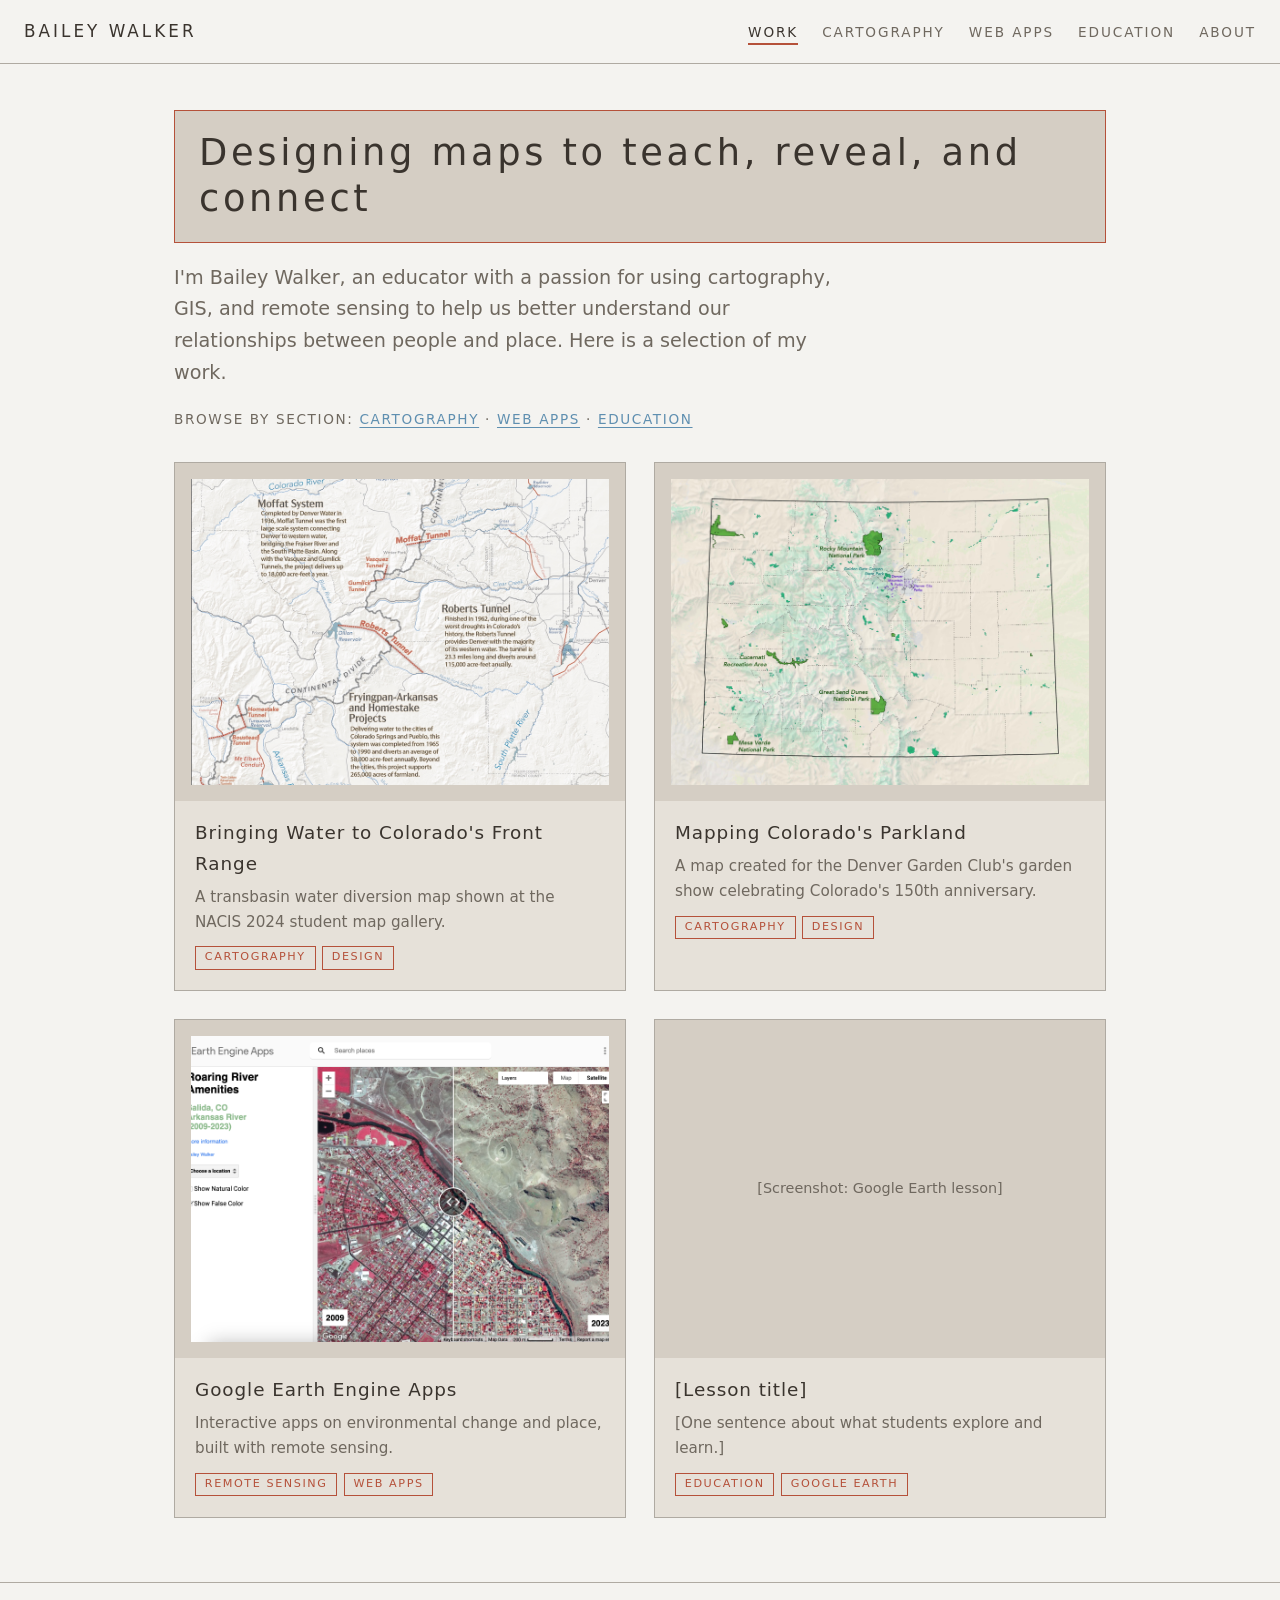
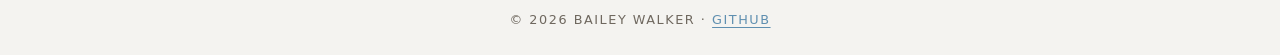
<file: index.html>
<!doctype html>
<html lang="en"><head><meta charset="utf-8"><meta name="viewport" content="width=device-width,initial-scale=1">
<title>Bailey Walker | Geography &amp; Cartography Portfolio</title>
<meta name="description" content="Cartography, GIS, and remote sensing work by Bailey Walker, an educator exploring relationships between people and place.">
<meta property="og:type" content="website">
<meta property="og:site_name" content="Bailey Walker">
<meta property="og:title" content="Bailey Walker | Geography &amp; Cartography Portfolio">
<meta property="og:description" content="Cartography, GIS, and remote sensing work by Bailey Walker, an educator exploring relationships between people and place.">
<meta property="og:url" content="https://fbwalk.github.io/index.html">
<meta property="og:image" content="https://fbwalk.github.io/images/transbasinMap.jpg">
<meta name="twitter:card" content="summary_large_image">
<link rel="stylesheet" href="style.css">
<link rel="icon" href="/favicon.svg" type="image/svg+xml"></head><body>
<a class="skip" href="#main">Skip to content</a>
<header class="site"><a class="brand" href="index.html">Bailey Walker</a>
<nav><a href="index.html" aria-current="page">Work</a><a href="cartography.html">Cartography</a><a href="web-apps.html">Web Apps</a><a href="education.html">Education</a><a href="about.html">About</a></nav></header>
<main id="main">
<h1>Designing maps to teach, reveal, and connect</h1>
<p class="lead">I'm Bailey Walker, an educator with a passion for using cartography, GIS, and remote sensing to help us better understand our relationships between people and place. Here is a selection of my work.</p>
<p class="browse">Browse by section: <a href="cartography.html">Cartography</a> &middot; <a href="web-apps.html">Web Apps</a> &middot; <a href="education.html">Education</a></p>
<div class="grid">
<a class="card" href="projects/transbasin.html"><div class="thumb"><img src="images/transbasinMap.jpg" alt="Map titled Bringing Water to Colorado&#x27;s Front Range. It shows tunnels and pipelines carrying water from the Western Slope under the Continental Divide to the Front Range, with labeled projects including the Colorado-Big Thompson, Moffat, Roberts, and Fryingpan-Arkansas systems." loading="lazy"></div>
<div class="body"><h3>Bringing Water to Colorado's Front Range</h3><p>A transbasin water diversion map shown at the NACIS 2024 student map gallery.</p><span class="tag">Cartography</span><span class="tag">Design</span></div></a>
<a class="card" href="projects/garden.html"><div class="thumb"><img src="images/state_garden_linework.jpg" alt="Map of Colorado&#x27;s state parks and parkland, made for the Denver Garden Club&#x27;s garden show." loading="lazy"></div>
<div class="body"><h3>Mapping Colorado's Parkland</h3><p>A map created for the Denver Garden Club's garden show celebrating Colorado's 150th anniversary.</p><span class="tag">Cartography</span><span class="tag">Design</span></div></a>
<a class="card" href="projects/earth-engine.html"><div class="thumb"><img src="images/riverAmenities.png" alt="Screenshot of the Roaring River Amenities app, an interactive map of amenities near the Roaring River in Salida, Colorado." loading="lazy"></div>
<div class="body"><h3>Google Earth Engine Apps</h3><p>Interactive apps on environmental change and place, built with remote sensing.</p><span class="tag">Remote sensing</span><span class="tag">Web apps</span></div></a>
<a class="card" href="projects/earth-lesson.html"><div class="thumb">[Screenshot: Google Earth lesson]</div>
<div class="body"><h3>[Lesson title]</h3><p>[One sentence about what students explore and learn.]</p><span class="tag">Education</span><span class="tag">Google Earth</span></div></a>
</div>
</main>
<footer>&copy; 2026 Bailey Walker &middot; <a href="https://github.com/fbwalk">GitHub</a></footer>
</body></html>
</file>
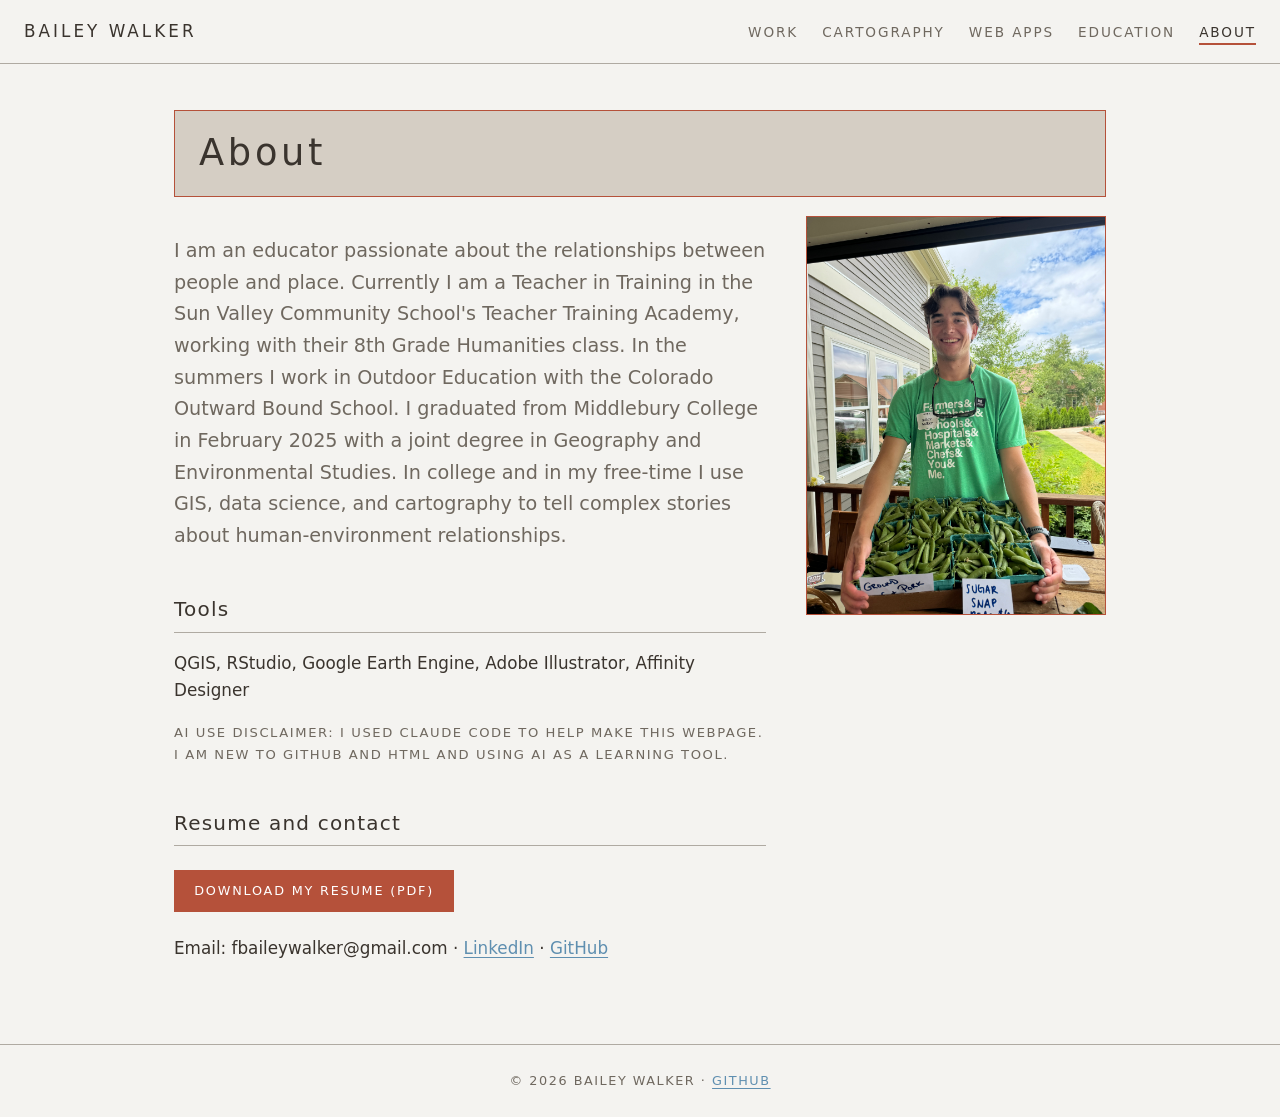
<file: about.html>
<!doctype html>
<html lang="en"><head><meta charset="utf-8"><meta name="viewport" content="width=device-width,initial-scale=1">
<title>About | Bailey Walker</title>
<meta name="description" content="Bailey Walker is an educator and geographer using GIS, data science, and cartography to tell stories about people and place.">
<meta property="og:type" content="website">
<meta property="og:site_name" content="Bailey Walker">
<meta property="og:title" content="About | Bailey Walker">
<meta property="og:description" content="Bailey Walker is an educator and geographer using GIS, data science, and cartography to tell stories about people and place.">
<meta property="og:url" content="https://fbwalk.github.io/about.html">
<meta property="og:image" content="https://fbwalk.github.io/images/transbasinMap.jpg">
<meta name="twitter:card" content="summary_large_image">
<link rel="stylesheet" href="style.css">
<link rel="icon" href="/favicon.svg" type="image/svg+xml"></head><body>
<a class="skip" href="#main">Skip to content</a>
<header class="site"><a class="brand" href="index.html">Bailey Walker</a>
<nav><a href="index.html">Work</a><a href="cartography.html">Cartography</a><a href="web-apps.html">Web Apps</a><a href="education.html">Education</a><a href="about.html" aria-current="page">About</a></nav></header>
<main id="main">
<h1>About</h1>
<div class="about">
<div class="about-text">
<p class="lead">I am an educator passionate about the relationships between people and place. Currently I am a Teacher in Training in the Sun Valley Community School's Teacher Training Academy, working with their 8th Grade Humanities class. In the summers I work in Outdoor Education with the Colorado Outward Bound School. I graduated from Middlebury College in February 2025 with a joint degree in Geography and Environmental Studies. In college and in my free-time I use GIS, data science, and cartography to tell complex stories about human-environment relationships.</p>
<h2>Tools</h2>
<p>QGIS, RStudio, Google Earth Engine, Adobe Illustrator, Affinity Designer</p>
<p class="meta">AI Use Disclaimer: I used Claude Code to help make this webpage. I am new to GitHub and HTML and using AI as a learning tool.</p>
<h2>Resume and contact</h2>
<p><a class="btn" href="resume.pdf">Download my resume (PDF)</a></p>
<p>Email: fbaileywalker@gmail.com &middot; <a href="https://www.linkedin.com/in/fbailey-walker/">LinkedIn</a> &middot; <a href="https://github.com/fbwalk">GitHub</a></p>
</div>
<figure class="portrait">
<img src="images/bailey.jpg" alt="Portrait of Bailey Walker" onerror="this.closest('figure').style.display='none'">
</figure>
</div>
</main>
<footer>&copy; 2026 Bailey Walker &middot; <a href="https://github.com/fbwalk">GitHub</a></footer>
</body></html>
</file>
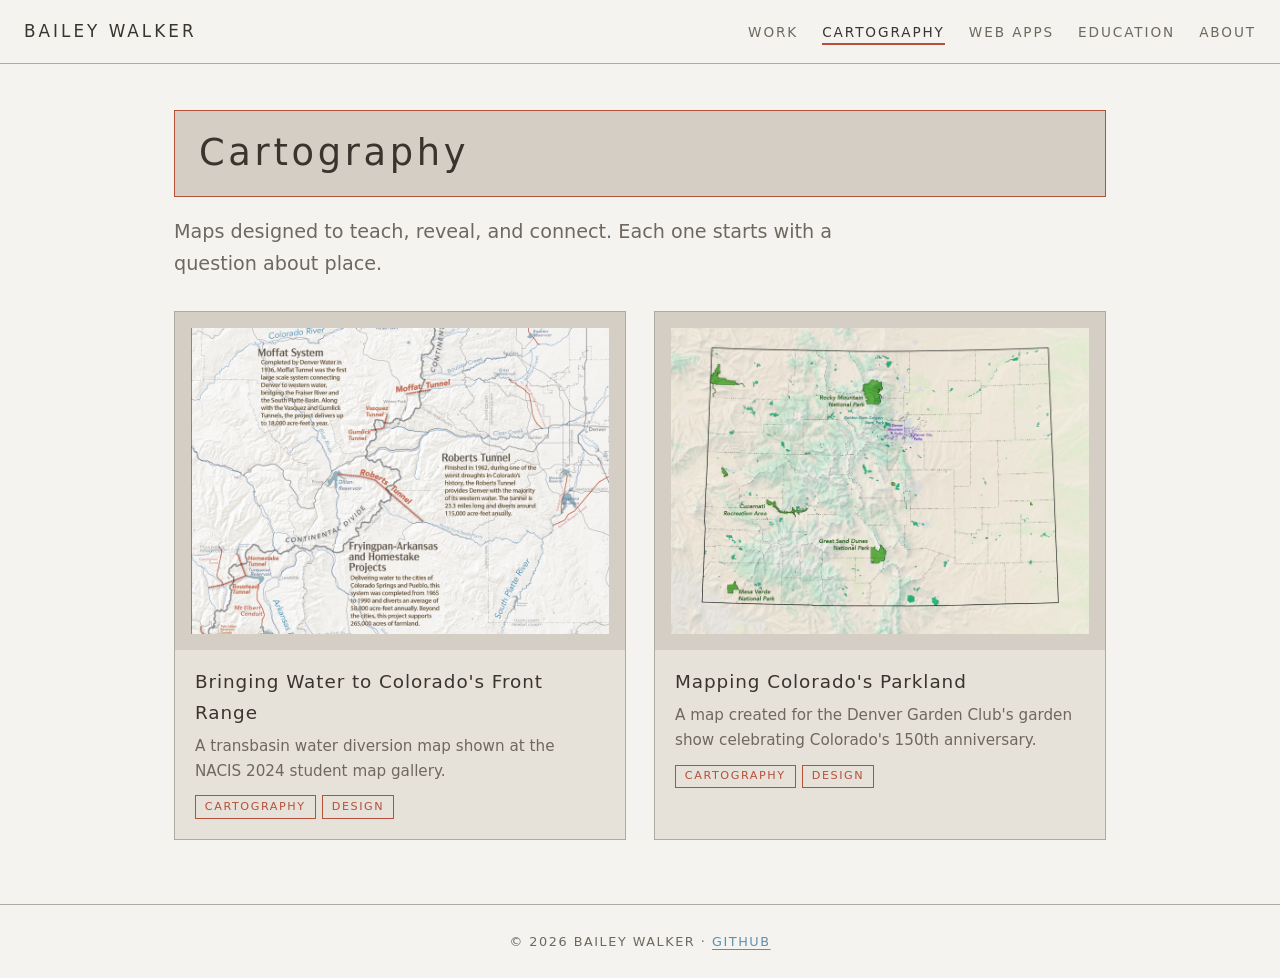
<file: cartography.html>
<!doctype html>
<html lang="en"><head><meta charset="utf-8"><meta name="viewport" content="width=device-width,initial-scale=1">
<title>Cartography | Bailey Walker</title>
<meta name="description" content="Maps designed to teach, reveal, and connect, by Bailey Walker.">
<meta property="og:type" content="website">
<meta property="og:site_name" content="Bailey Walker">
<meta property="og:title" content="Cartography | Bailey Walker">
<meta property="og:description" content="Maps designed to teach, reveal, and connect, by Bailey Walker.">
<meta property="og:url" content="https://fbwalk.github.io/cartography.html">
<meta property="og:image" content="https://fbwalk.github.io/images/transbasinMap.jpg">
<meta name="twitter:card" content="summary_large_image">
<link rel="stylesheet" href="style.css">
<link rel="icon" href="/favicon.svg" type="image/svg+xml"></head><body>
<a class="skip" href="#main">Skip to content</a>
<header class="site"><a class="brand" href="index.html">Bailey Walker</a>
<nav><a href="index.html">Work</a><a href="cartography.html" aria-current="page">Cartography</a><a href="web-apps.html">Web Apps</a><a href="education.html">Education</a><a href="about.html">About</a></nav></header>
<main id="main">
<h1>Cartography</h1>
<p class="lead">Maps designed to teach, reveal, and connect. Each one starts with a question about place.</p>
<div class="grid">
<a class="card" href="projects/transbasin.html"><div class="thumb"><img src="images/transbasinMap.jpg" alt="Map titled Bringing Water to Colorado&#x27;s Front Range. It shows tunnels and pipelines carrying water from the Western Slope under the Continental Divide to the Front Range, with labeled projects including the Colorado-Big Thompson, Moffat, Roberts, and Fryingpan-Arkansas systems." loading="lazy"></div>
<div class="body"><h3>Bringing Water to Colorado's Front Range</h3><p>A transbasin water diversion map shown at the NACIS 2024 student map gallery.</p><span class="tag">Cartography</span><span class="tag">Design</span></div></a>
<a class="card" href="projects/garden.html"><div class="thumb"><img src="images/state_garden_linework.jpg" alt="Map of Colorado&#x27;s state parks and parkland, made for the Denver Garden Club&#x27;s garden show." loading="lazy"></div>
<div class="body"><h3>Mapping Colorado's Parkland</h3><p>A map created for the Denver Garden Club's garden show celebrating Colorado's 150th anniversary.</p><span class="tag">Cartography</span><span class="tag">Design</span></div></a>
</div>
</main>
<footer>&copy; 2026 Bailey Walker &middot; <a href="https://github.com/fbwalk">GitHub</a></footer>
</body></html>
</file>
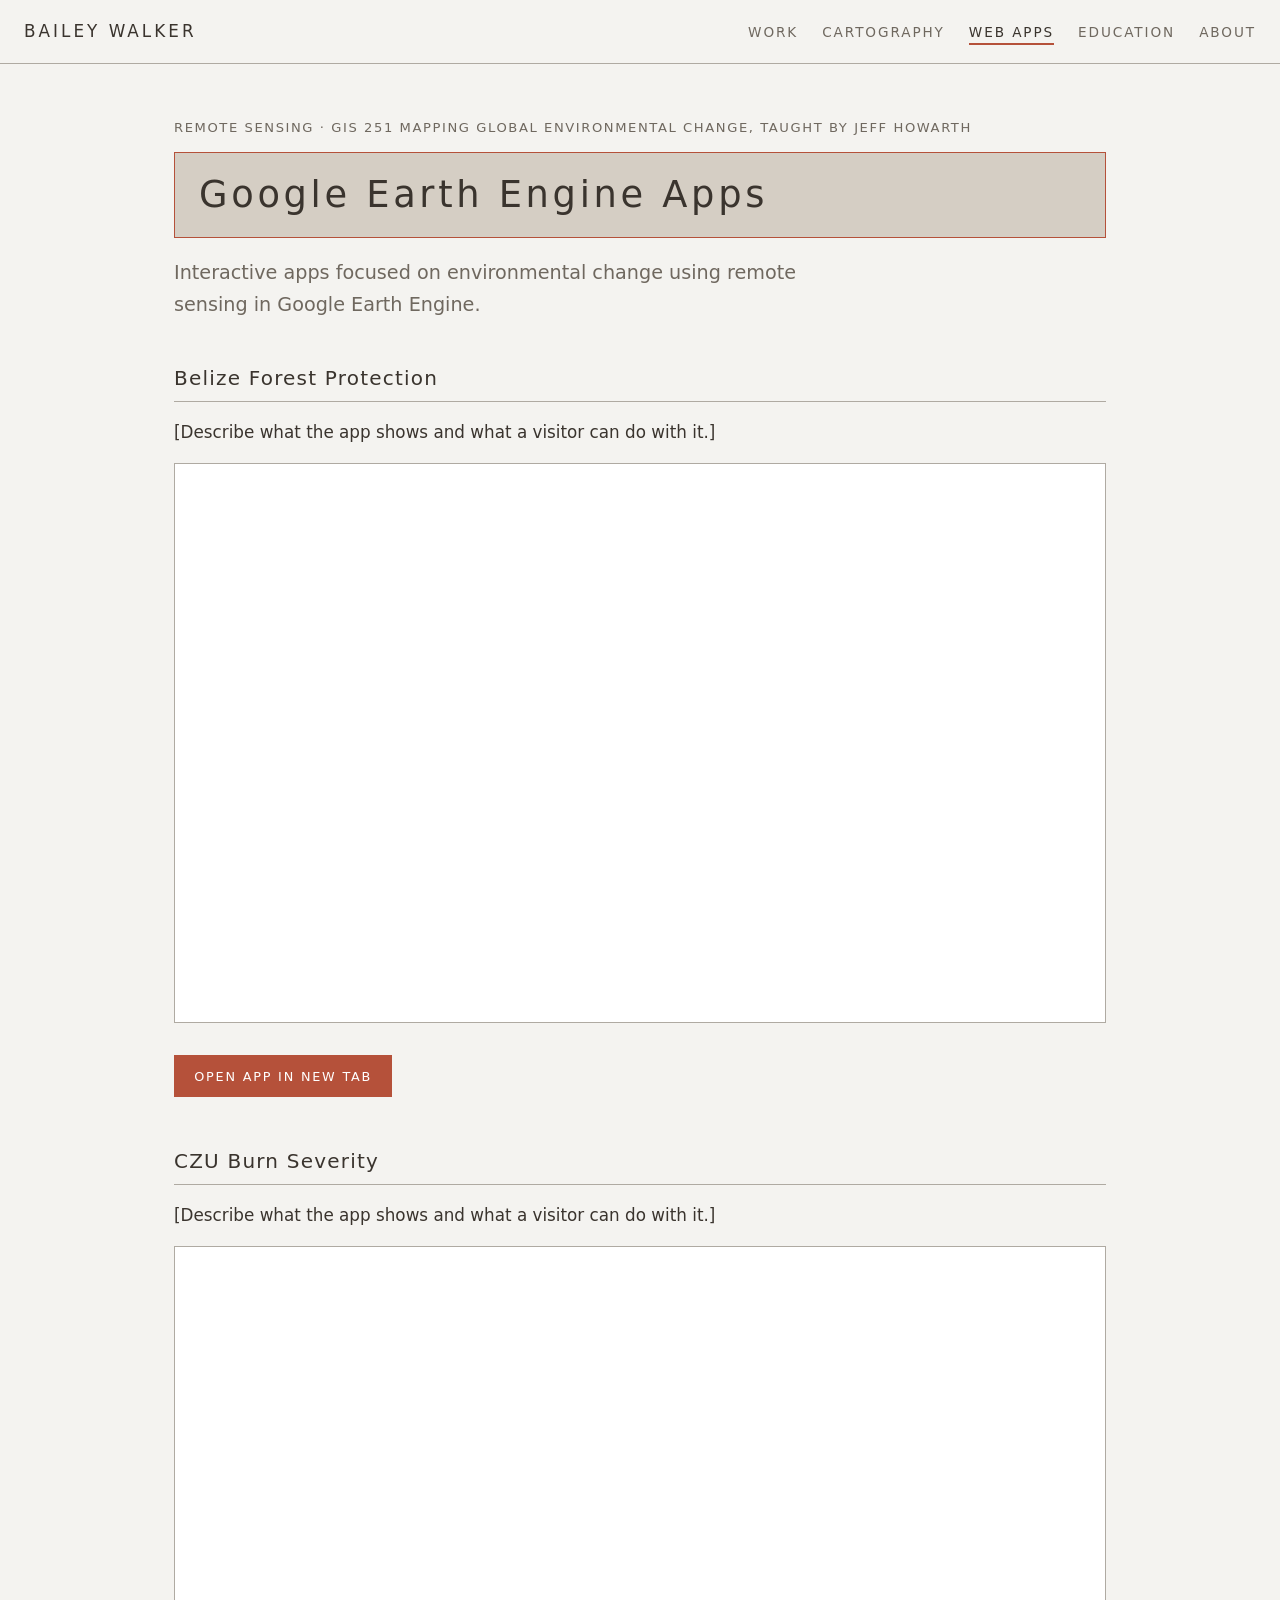
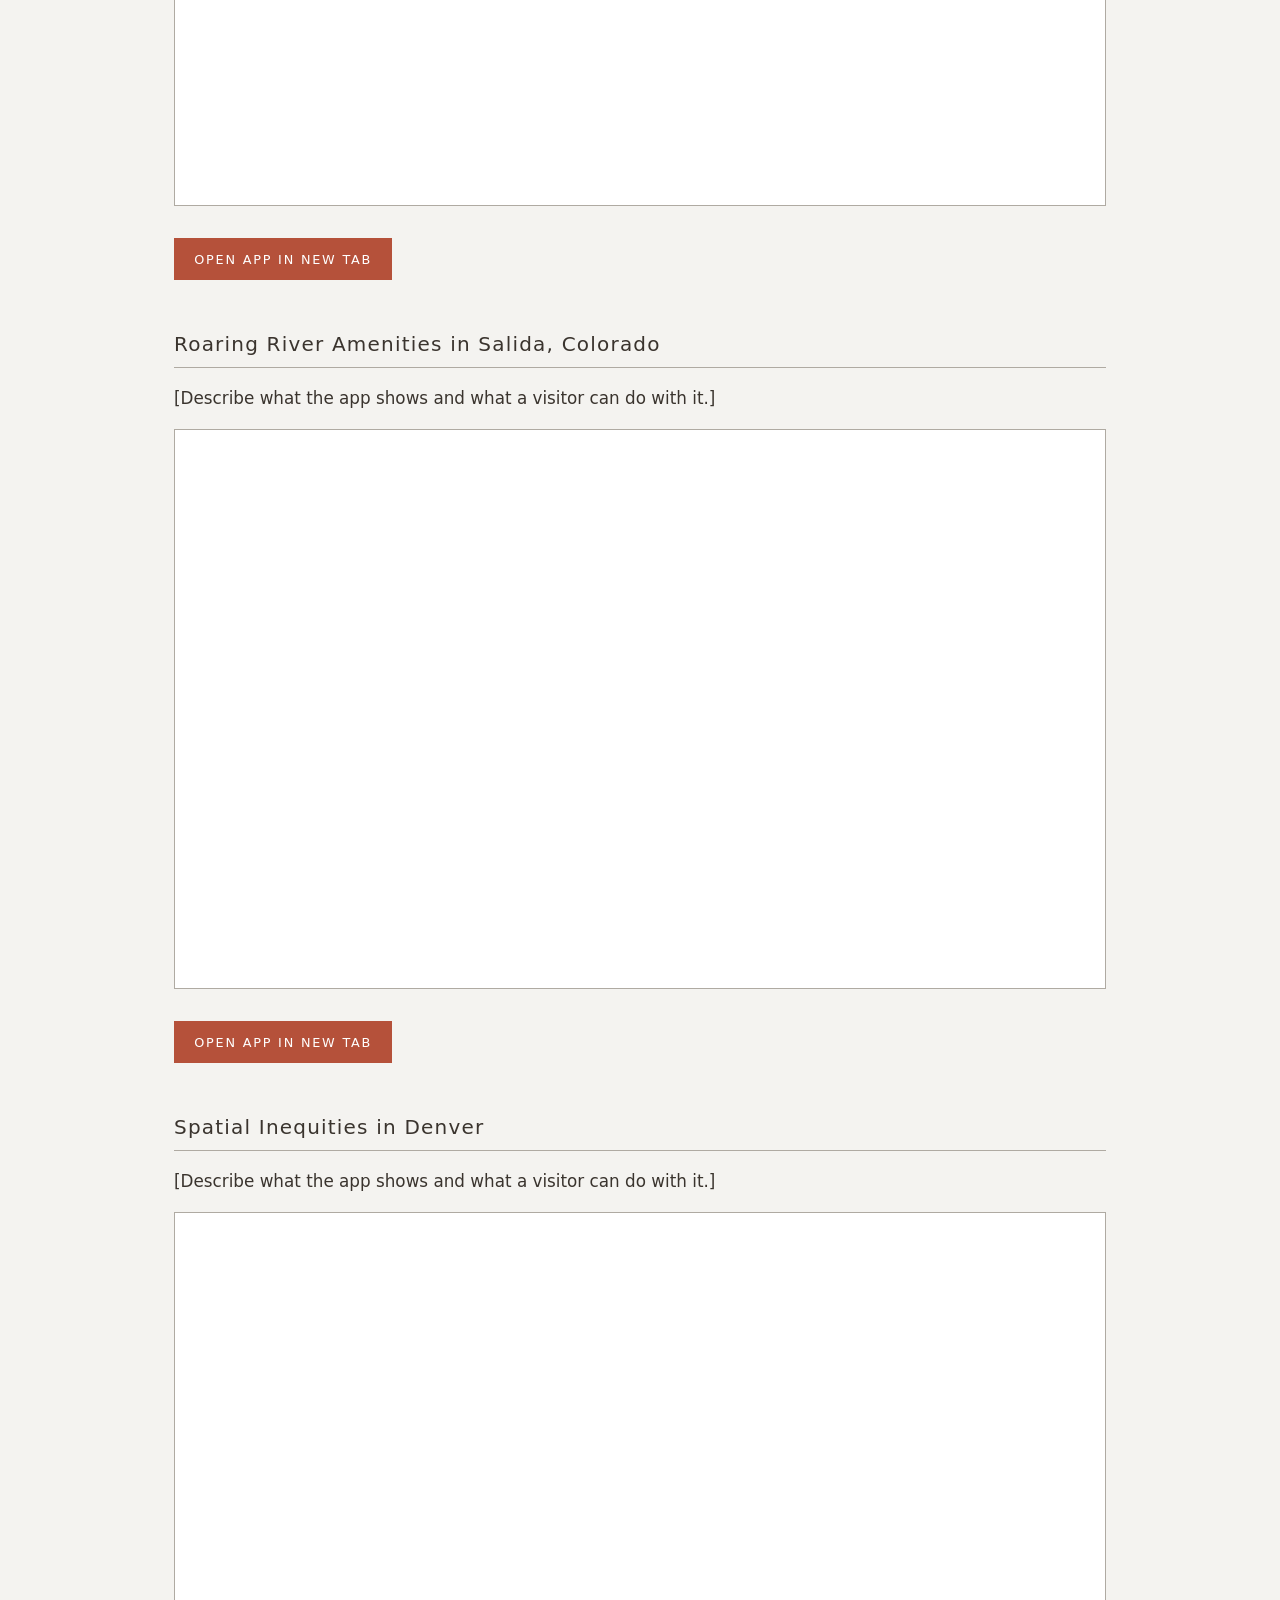
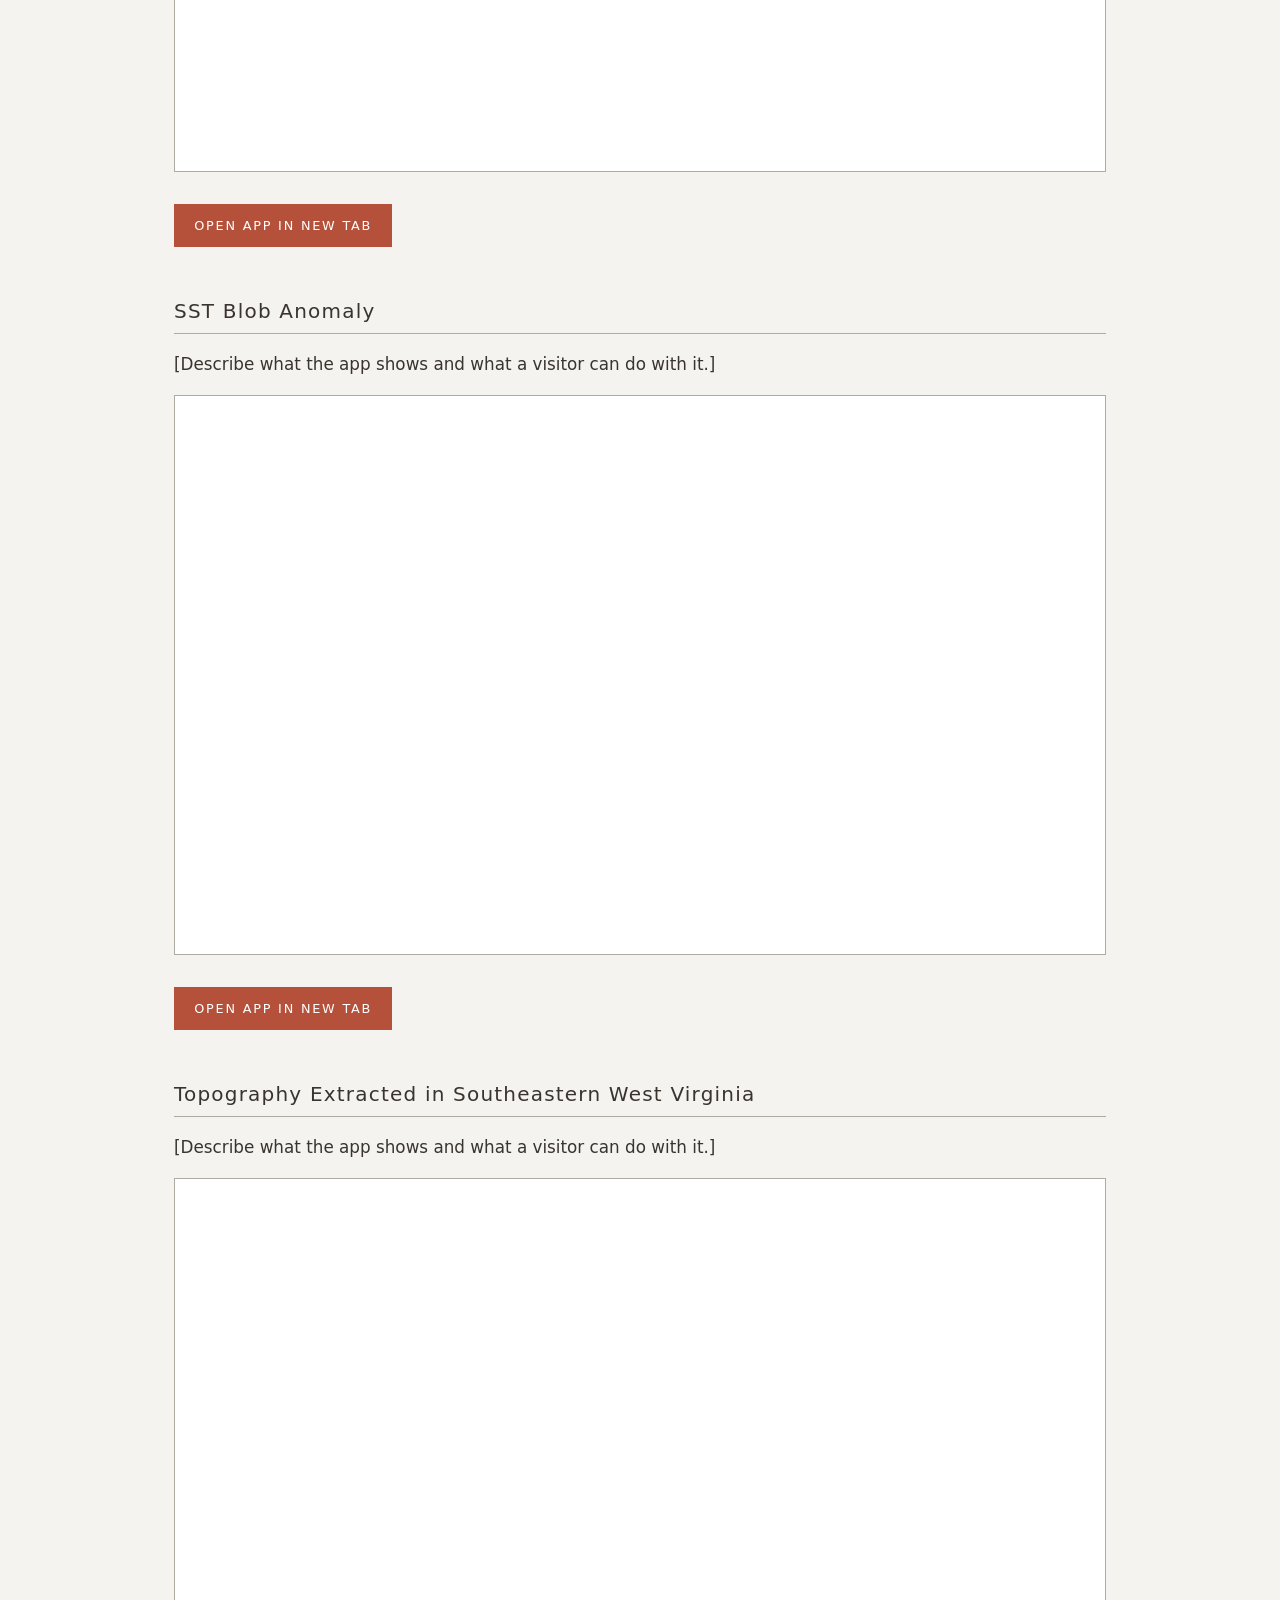
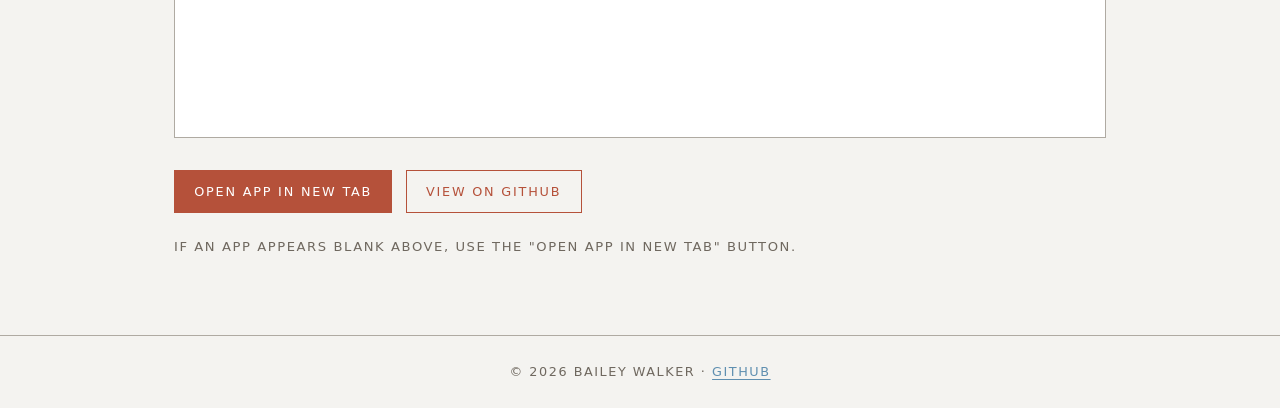
<file: earth-engine.html>
<!doctype html>
<html lang="en"><head><meta charset="utf-8"><meta name="viewport" content="width=device-width,initial-scale=1">
<title>Google Earth Engine Apps | Bailey Walker</title>
<meta name="description" content="Interactive apps focused on environmental change using remote sensing in Google Earth Engine.">
<meta property="og:type" content="website">
<meta property="og:site_name" content="Bailey Walker">
<meta property="og:title" content="Google Earth Engine Apps | Bailey Walker">
<meta property="og:description" content="Interactive apps focused on environmental change using remote sensing in Google Earth Engine.">
<meta property="og:url" content="https://fbwalk.github.io/projects/earth-engine.html">
<meta property="og:image" content="https://fbwalk.github.io/images/transbasinMap.jpg">
<meta name="twitter:card" content="summary_large_image">
<link rel="stylesheet" href="../style.css">
<link rel="icon" href="/favicon.svg" type="image/svg+xml"></head><body>
<a class="skip" href="#main">Skip to content</a>
<header class="site"><a class="brand" href="../index.html">Bailey Walker</a>
<nav><a href="../index.html">Work</a><a href="../cartography.html">Cartography</a><a href="../web-apps.html" aria-current="page">Web Apps</a><a href="../education.html">Education</a><a href="../about.html">About</a></nav></header>
<main id="main">
<p class="meta">Remote sensing &middot; GIS 251 Mapping Global Environmental Change, taught by Jeff Howarth</p>
<h1>Google Earth Engine Apps</h1>
<p class="lead">Interactive apps focused on environmental change using remote sensing in Google Earth Engine.</p>

<h2 id="belize-forest-protection">Belize Forest Protection</h2>
<p>[Describe what the app shows and what a visitor can do with it.]</p>
<iframe class="embed" src="https://ee-fbaileywalker.projects.earthengine.app/view/belize-forest-protection" title="Belize Forest Protection" loading="lazy"></iframe>
<p><a class="btn" href="https://ee-fbaileywalker.projects.earthengine.app/view/belize-forest-protection" target="_blank" rel="noopener">Open app in new tab</a></p>

<h2 id="czu-burn-severity">CZU Burn Severity</h2>
<p>[Describe what the app shows and what a visitor can do with it.]</p>
<iframe class="embed" src="https://ee-fbaileywalker.projects.earthengine.app/view/czu-burn-severity" title="CZU Burn Severity" loading="lazy"></iframe>
<p><a class="btn" href="https://ee-fbaileywalker.projects.earthengine.app/view/czu-burn-severity" target="_blank" rel="noopener">Open app in new tab</a></p>

<h2 id="roaring-river-amenties">Roaring River Amenities in Salida, Colorado</h2>
<p>[Describe what the app shows and what a visitor can do with it.]</p>
<iframe class="embed" src="https://ee-fbaileywalker.projects.earthengine.app/view/roaring-river-amenties" title="Roaring River Amenities in Salida, Colorado" loading="lazy"></iframe>
<p><a class="btn" href="https://ee-fbaileywalker.projects.earthengine.app/view/roaring-river-amenties" target="_blank" rel="noopener">Open app in new tab</a></p>

<h2 id="spatial-inequities-in-denver">Spatial Inequities in Denver</h2>
<p>[Describe what the app shows and what a visitor can do with it.]</p>
<iframe class="embed" src="https://ee-fbaileywalker.projects.earthengine.app/view/spatial-inequities-in-denver" title="Spatial Inequities in Denver" loading="lazy"></iframe>
<p><a class="btn" href="https://ee-fbaileywalker.projects.earthengine.app/view/spatial-inequities-in-denver" target="_blank" rel="noopener">Open app in new tab</a></p>

<h2 id="sst-blob-anomaly">SST Blob Anomaly</h2>
<p>[Describe what the app shows and what a visitor can do with it.]</p>
<iframe class="embed" src="https://ee-fbaileywalker.projects.earthengine.app/view/sst-blob-anomaly" title="SST Blob Anomaly" loading="lazy"></iframe>
<p><a class="btn" href="https://ee-fbaileywalker.projects.earthengine.app/view/sst-blob-anomaly" target="_blank" rel="noopener">Open app in new tab</a></p>

<h2 id="topography-extracted">Topography Extracted in Southeastern West Virginia</h2>
<p>[Describe what the app shows and what a visitor can do with it.]</p>
<iframe class="embed" src="https://ee-fbaileywalker.projects.earthengine.app/view/topography-extracted" title="Topography Extracted in Southeastern West Virginia" loading="lazy"></iframe>
<p><a class="btn" href="https://ee-fbaileywalker.projects.earthengine.app/view/topography-extracted" target="_blank" rel="noopener">Open app in new tab</a>
<a class="btn alt" href="https://github.com/fbwalk/Google-Earth-Engine-Apps">View on GitHub</a></p>

<p class="meta">If an app appears blank above, use the "Open app in new tab" button.</p>
</main>
<footer>&copy; 2026 Bailey Walker &middot; <a href="https://github.com/fbwalk">GitHub</a></footer>
</body></html>
</file>
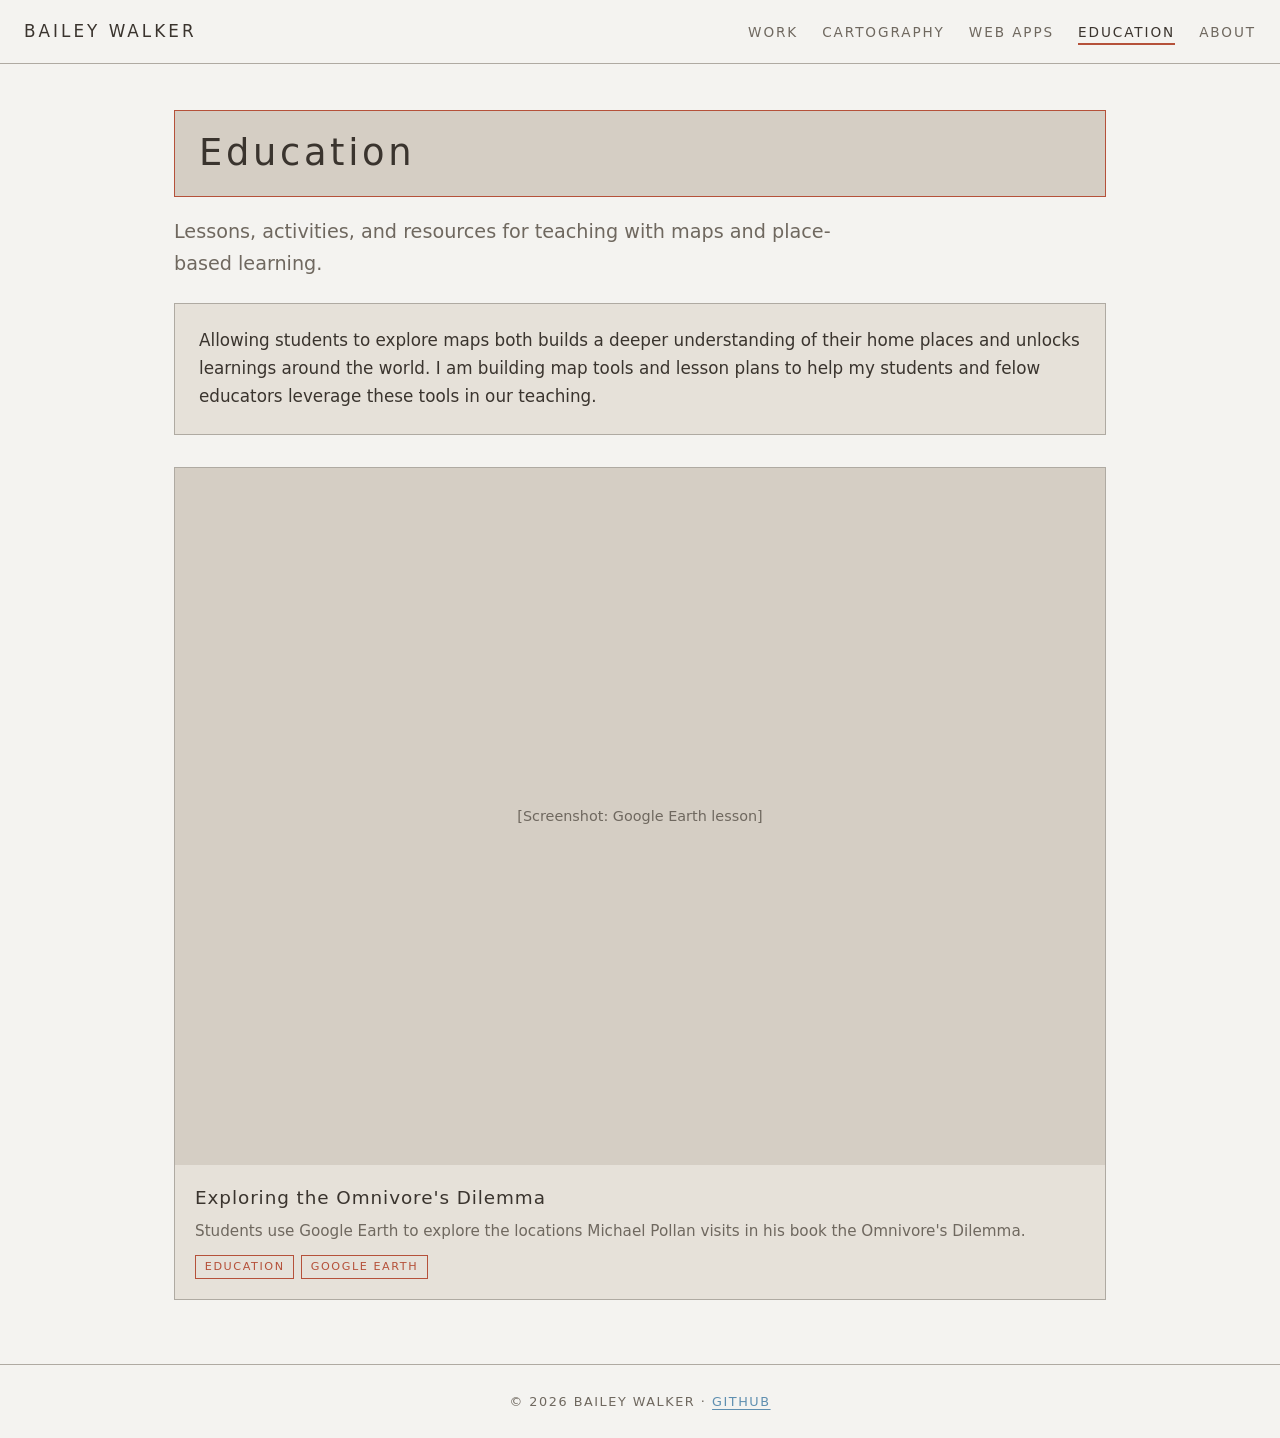
<file: education.html>
<!doctype html>
<html lang="en"><head><meta charset="utf-8"><meta name="viewport" content="width=device-width,initial-scale=1">
<title>Education | Bailey Walker</title>
<meta name="description" content="Lessons, activities, and resources for teaching with maps and place-based learning, by Bailey Walker.">
<meta property="og:type" content="website">
<meta property="og:site_name" content="Bailey Walker">
<meta property="og:title" content="Education | Bailey Walker">
<meta property="og:description" content="Lessons, activities, and resources for teaching with maps and place-based learning, by Bailey Walker.">
<meta property="og:url" content="https://fbwalk.github.io/education.html">
<meta property="og:image" content="https://fbwalk.github.io/images/transbasinMap.jpg">
<meta name="twitter:card" content="summary_large_image">
<link rel="stylesheet" href="style.css">
<link rel="icon" href="/favicon.svg" type="image/svg+xml"></head><body>
<a class="skip" href="#main">Skip to content</a>
<header class="site"><a class="brand" href="index.html">Bailey Walker</a>
<nav><a href="index.html">Work</a><a href="cartography.html">Cartography</a><a href="web-apps.html">Web Apps</a><a href="education.html" aria-current="page">Education</a><a href="about.html">About</a></nav></header>
<main id="main">
<h1>Education</h1>
<p class="lead">Lessons, activities, and resources for teaching with maps and place-based learning.</p>
<div class="note">
<p>Allowing students to explore maps both builds a deeper understanding of their home places and unlocks learnings around the world. I am building map tools and lesson plans to help my students and felow educators leverage these tools in our teaching.</p>
</div>
<div class="grid">
<a class="card" href="projects/earth-lesson.html"><div class="thumb">[Screenshot: Google Earth lesson]</div>
<div class="body"><h3>Exploring the Omnivore's Dilemma</h3><p>Students use Google Earth to explore the locations Michael Pollan visits in his book the Omnivore's Dilemma.</p><span class="tag">Education</span><span class="tag">Google Earth</span></div></a>
</div>
</main>
<footer>&copy; 2026 Bailey Walker &middot; <a href="https://github.com/fbwalk">GitHub</a></footer>
</body></html>
</file>
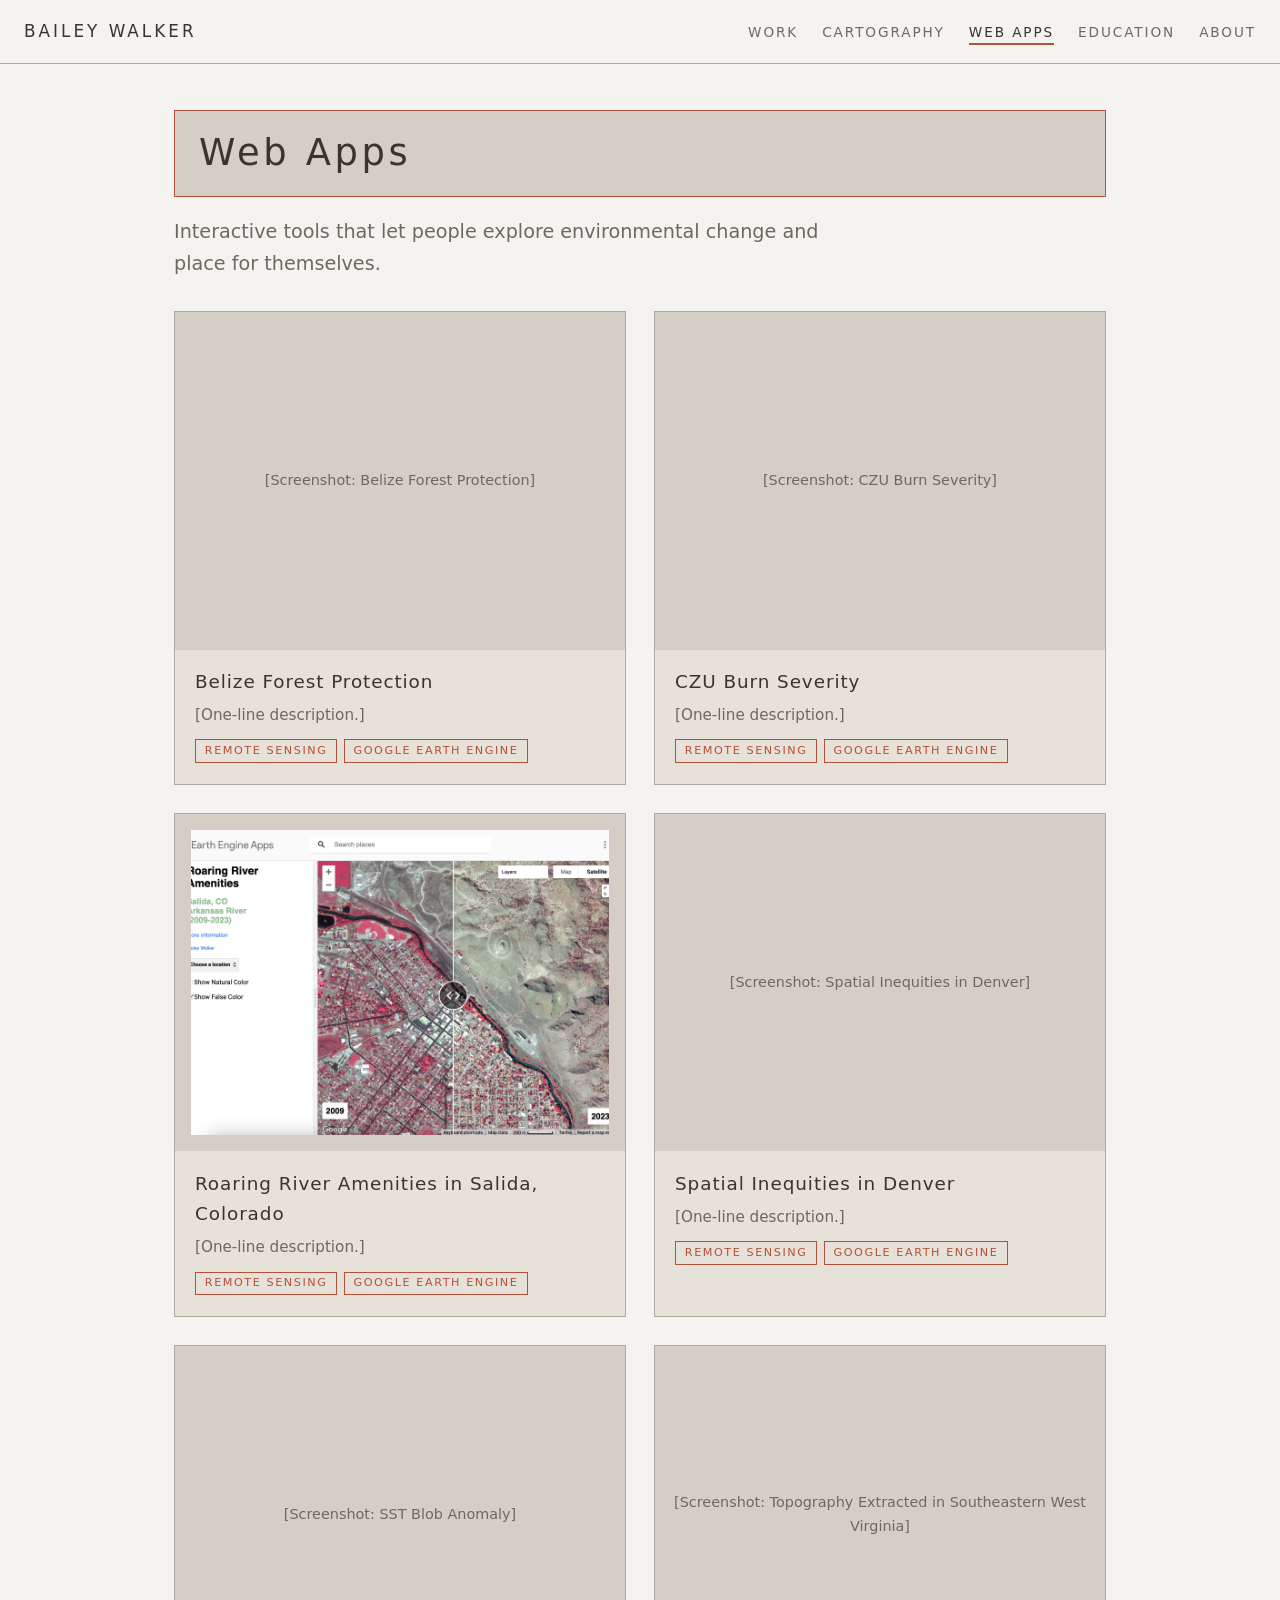
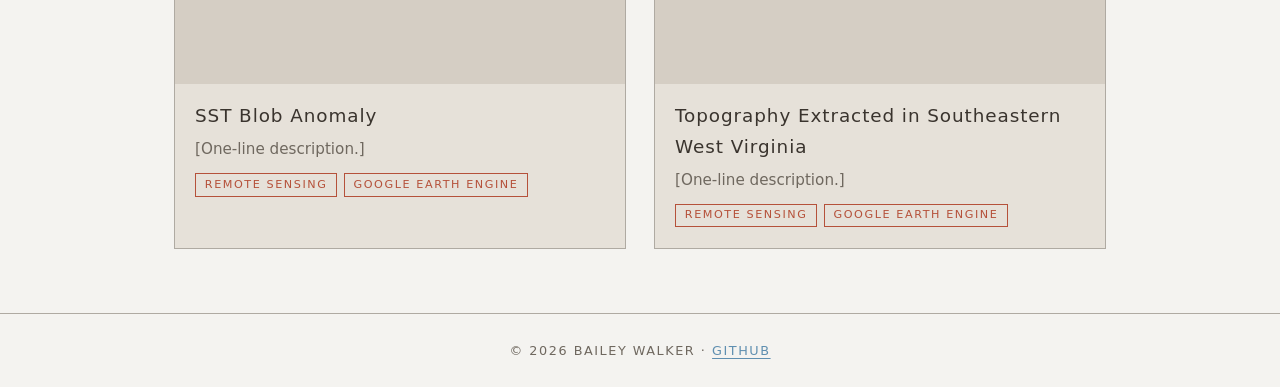
<file: web-apps.html>
<!doctype html>
<html lang="en"><head><meta charset="utf-8"><meta name="viewport" content="width=device-width,initial-scale=1">
<title>Web Apps | Bailey Walker</title>
<meta name="description" content="Interactive Google Earth Engine apps on environmental change and place, by Bailey Walker.">
<meta property="og:type" content="website">
<meta property="og:site_name" content="Bailey Walker">
<meta property="og:title" content="Web Apps | Bailey Walker">
<meta property="og:description" content="Interactive Google Earth Engine apps on environmental change and place, by Bailey Walker.">
<meta property="og:url" content="https://fbwalk.github.io/web-apps.html">
<meta property="og:image" content="https://fbwalk.github.io/images/transbasinMap.jpg">
<meta name="twitter:card" content="summary_large_image">
<link rel="stylesheet" href="style.css">
<link rel="icon" href="/favicon.svg" type="image/svg+xml"></head><body>
<a class="skip" href="#main">Skip to content</a>
<header class="site"><a class="brand" href="index.html">Bailey Walker</a>
<nav><a href="index.html">Work</a><a href="cartography.html">Cartography</a><a href="web-apps.html" aria-current="page">Web Apps</a><a href="education.html">Education</a><a href="about.html">About</a></nav></header>
<main id="main">
<h1>Web Apps</h1>
<p class="lead">Interactive tools that let people explore environmental change and place for themselves.</p>
<div class="grid">
<a class="card" href="https://ee-fbaileywalker.projects.earthengine.app/view/belize-forest-protection" target="_blank" rel="noopener"><div class="thumb">[Screenshot: Belize Forest Protection]</div>
<div class="body"><h3>Belize Forest Protection</h3><p>[One-line description.]</p><span class="tag">Remote sensing</span><span class="tag">Google Earth Engine</span></div></a>
<a class="card" href="https://ee-fbaileywalker.projects.earthengine.app/view/czu-burn-severity" target="_blank" rel="noopener"><div class="thumb">[Screenshot: CZU Burn Severity]</div>
<div class="body"><h3>CZU Burn Severity</h3><p>[One-line description.]</p><span class="tag">Remote sensing</span><span class="tag">Google Earth Engine</span></div></a>
<a class="card" href="https://ee-fbaileywalker.projects.earthengine.app/view/roaring-river-amenties" target="_blank" rel="noopener"><div class="thumb"><img src="images/riverAmenities.png" alt="Screenshot of the Roaring River Amenities app" loading="lazy"></div>
<div class="body"><h3>Roaring River Amenities in Salida, Colorado</h3><p>[One-line description.]</p><span class="tag">Remote sensing</span><span class="tag">Google Earth Engine</span></div></a>
<a class="card" href="https://ee-fbaileywalker.projects.earthengine.app/view/spatial-inequities-in-denver" target="_blank" rel="noopener"><div class="thumb">[Screenshot: Spatial Inequities in Denver]</div>
<div class="body"><h3>Spatial Inequities in Denver</h3><p>[One-line description.]</p><span class="tag">Remote sensing</span><span class="tag">Google Earth Engine</span></div></a>
<a class="card" href="https://ee-fbaileywalker.projects.earthengine.app/view/sst-blob-anomaly" target="_blank" rel="noopener"><div class="thumb">[Screenshot: SST Blob Anomaly]</div>
<div class="body"><h3>SST Blob Anomaly</h3><p>[One-line description.]</p><span class="tag">Remote sensing</span><span class="tag">Google Earth Engine</span></div></a>
<a class="card" href="https://ee-fbaileywalker.projects.earthengine.app/view/topography-extracted" target="_blank" rel="noopener"><div class="thumb">[Screenshot: Topography Extracted in Southeastern West Virginia]</div>
<div class="body"><h3>Topography Extracted in Southeastern West Virginia</h3><p>[One-line description.]</p><span class="tag">Remote sensing</span><span class="tag">Google Earth Engine</span></div></a>
</div>
</main>
<footer>&copy; 2026 Bailey Walker &middot; <a href="https://github.com/fbwalk">GitHub</a></footer>
</body></html>
</file>
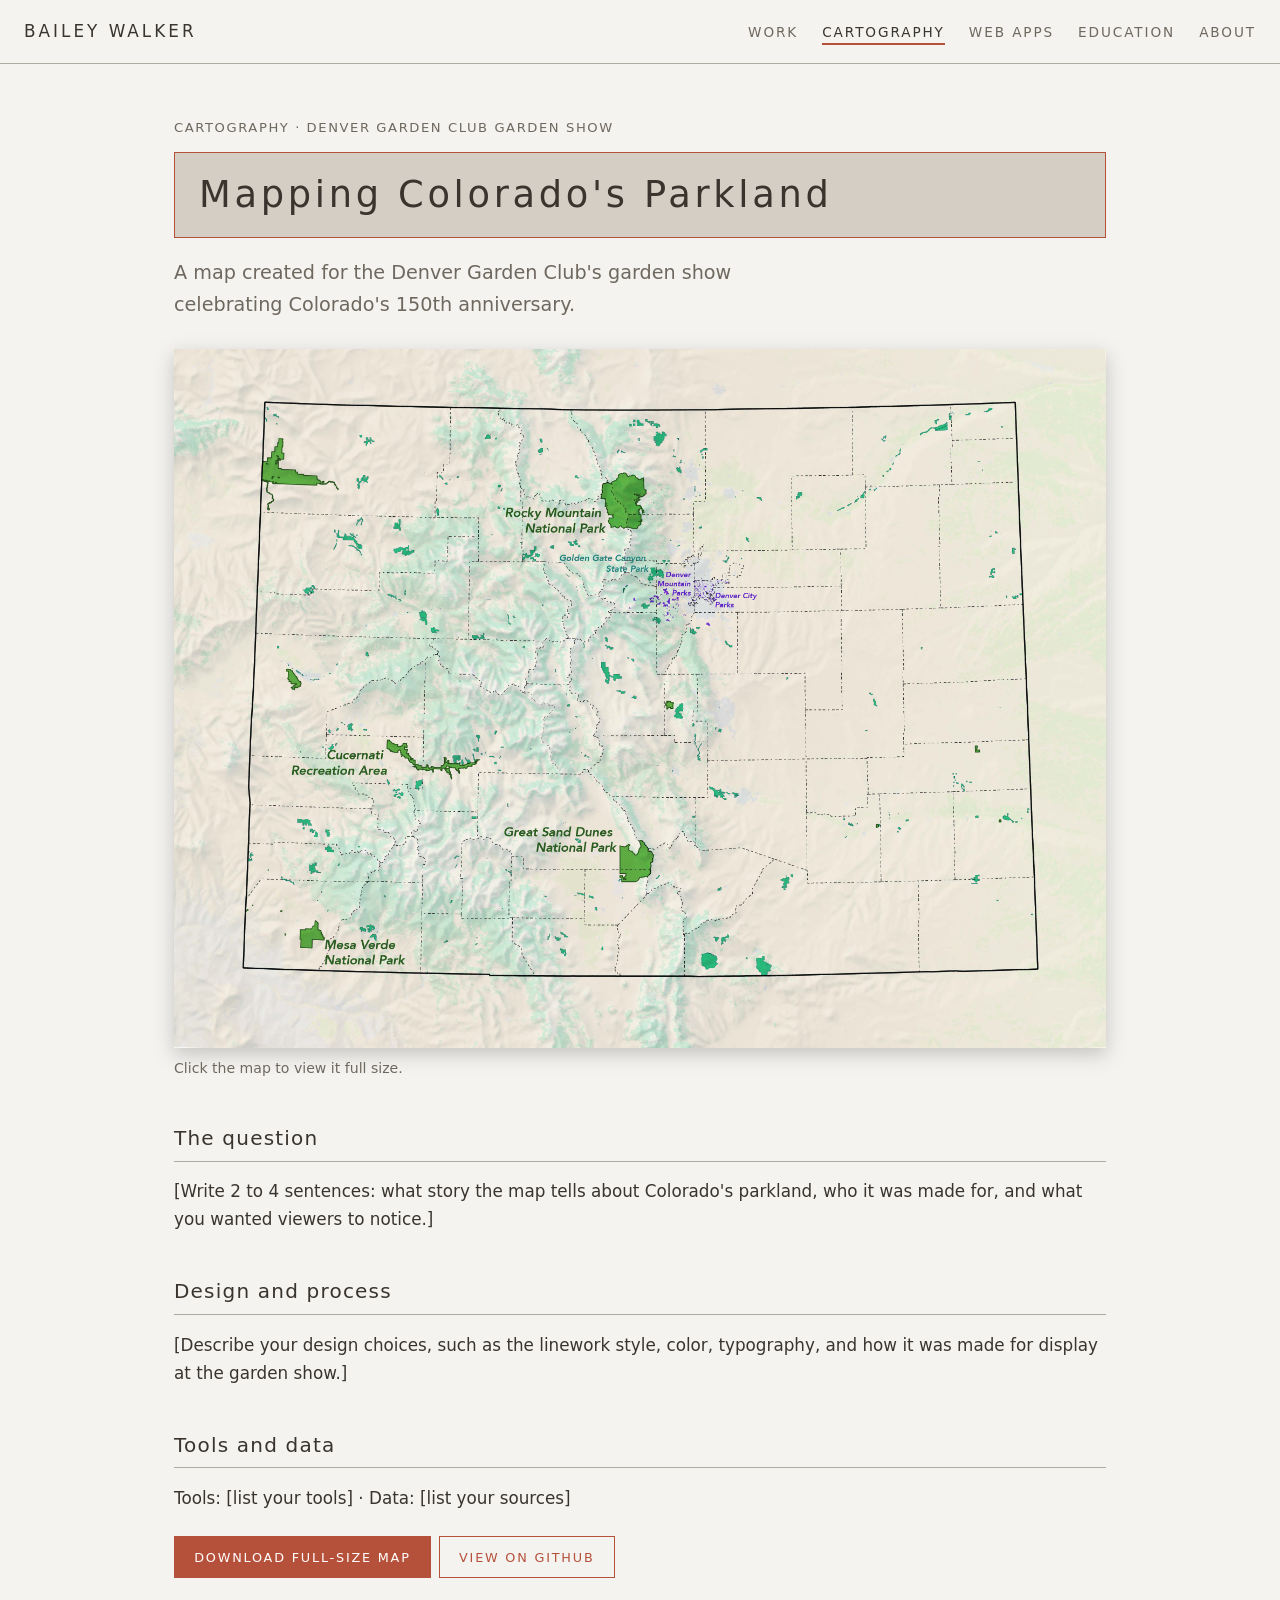
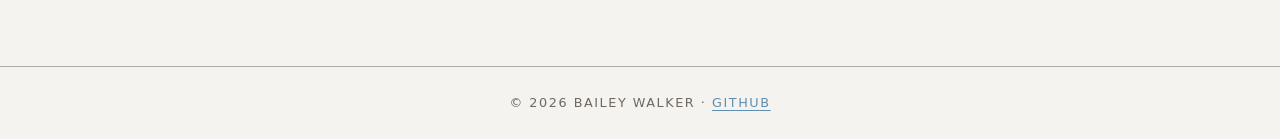
<file: projects/garden.html>
<!doctype html>
<html lang="en"><head><meta charset="utf-8"><meta name="viewport" content="width=device-width,initial-scale=1">
<title>Mapping Colorado&#x27;s Parkland | Bailey Walker</title>
<meta name="description" content="A map created for the Denver Garden Club&#x27;s garden show celebrating Colorado&#x27;s 150th anniversary.">
<meta property="og:type" content="website">
<meta property="og:site_name" content="Bailey Walker">
<meta property="og:title" content="Mapping Colorado&#x27;s Parkland | Bailey Walker">
<meta property="og:description" content="A map created for the Denver Garden Club&#x27;s garden show celebrating Colorado&#x27;s 150th anniversary.">
<meta property="og:url" content="https://fbwalk.github.io/projects/garden.html">
<meta property="og:image" content="https://fbwalk.github.io/images/transbasinMap.jpg">
<meta name="twitter:card" content="summary_large_image">
<link rel="stylesheet" href="../style.css">
<link rel="icon" href="/favicon.svg" type="image/svg+xml"></head><body>
<a class="skip" href="#main">Skip to content</a>
<header class="site"><a class="brand" href="../index.html">Bailey Walker</a>
<nav><a href="../index.html">Work</a><a href="../cartography.html" aria-current="page">Cartography</a><a href="../web-apps.html">Web Apps</a><a href="../education.html">Education</a><a href="../about.html">About</a></nav></header>
<main id="main">
<p class="meta">Cartography &middot; Denver Garden Club garden show</p>
<h1>Mapping Colorado's Parkland</h1>
<p class="lead">A map created for the Denver Garden Club's garden show celebrating Colorado's 150th anniversary.</p>
<figure><a href="../images/state_garden_linework.jpg"><img src="../images/state_garden_linework.jpg" alt="Map of Colorado&#x27;s state parks and parkland, made for the Denver Garden Club&#x27;s garden show."></a>
<figcaption>Click the map to view it full size.</figcaption></figure>
<h2>The question</h2>
<p>[Write 2 to 4 sentences: what story the map tells about Colorado's parkland, who it was made for, and what you wanted viewers to notice.]</p>
<h2>Design and process</h2>
<p>[Describe your design choices, such as the linework style, color, typography, and how it was made for display at the garden show.]</p>
<h2>Tools and data</h2>
<p>Tools: [list your tools] &middot; Data: [list your sources]</p>
<p><a class="btn" href="../images/state_garden_linework.jpg" download>Download full-size map</a><a class="btn alt" href="https://github.com/fbwalk/Cartography">View on GitHub</a></p>
</main>
<footer>&copy; 2026 Bailey Walker &middot; <a href="https://github.com/fbwalk">GitHub</a></footer>
</body></html>
</file>
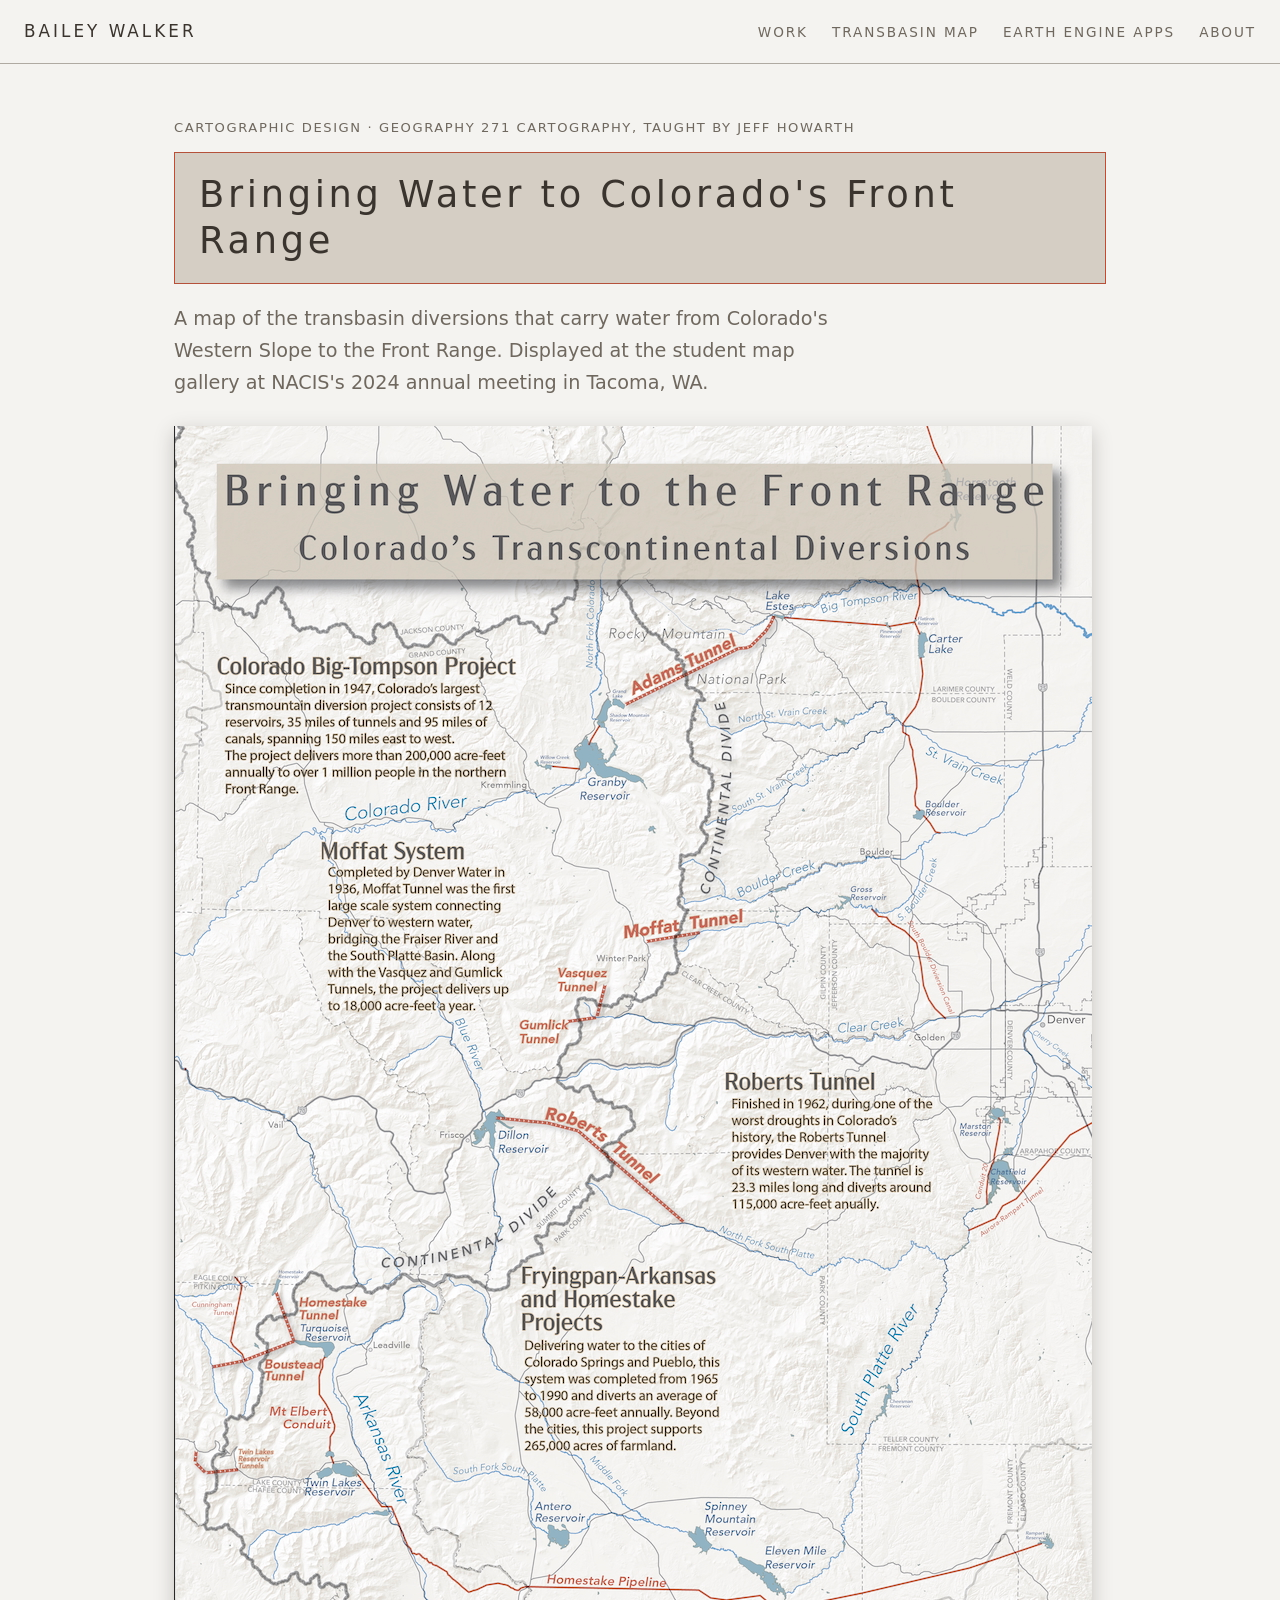
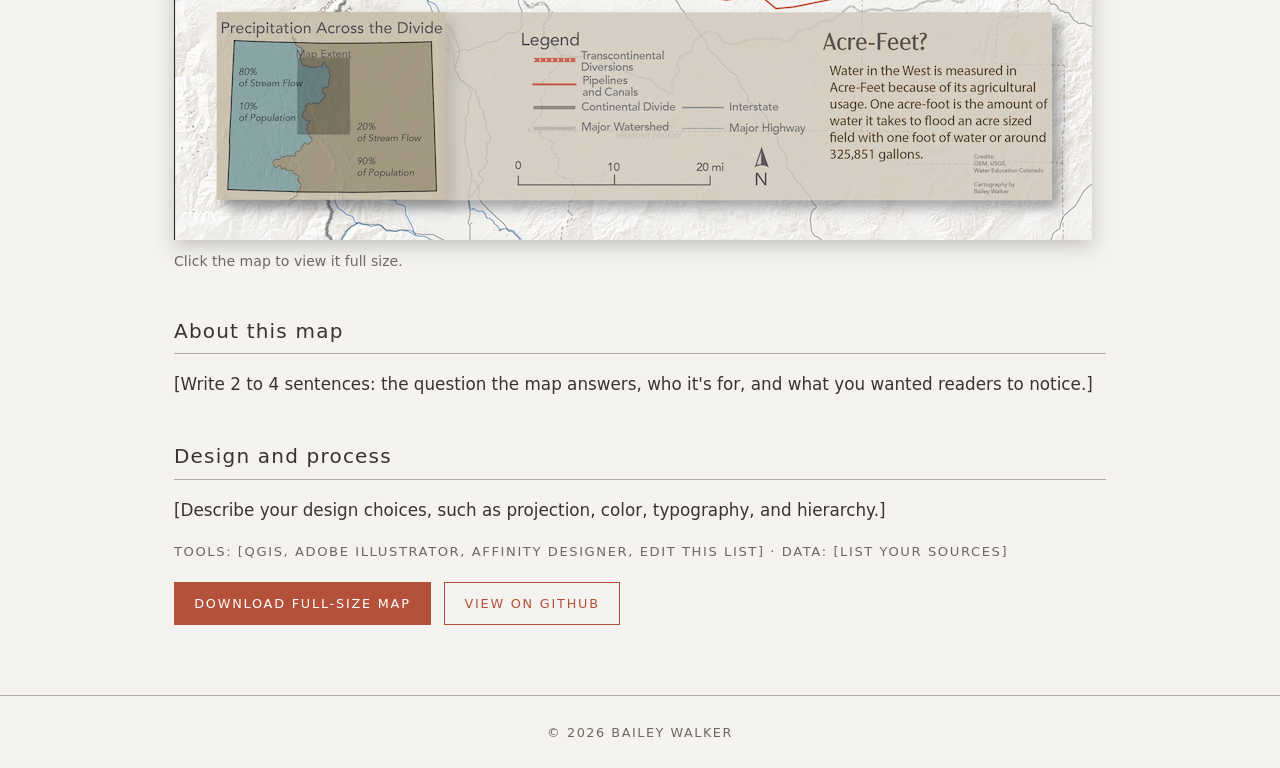
<file: projects/gardenMap.html>
<!doctype html>
<html lang="en"><head><meta charset="utf-8"><meta name="viewport" content="width=device-width,initial-scale=1">
<title>Bringing Water to Colorado's Front Range | Bailey Walker</title>
<link rel="stylesheet" href="../style.css"></head><body>
<header class="site"><a class="brand" href="../index.html">Bailey Walker</a>
<nav><a href="../index.html">Work</a><a href="../projects/transbasin.html">Transbasin Map</a><a href="../projects/earth-engine.html">Earth Engine Apps</a><a href="../about.html">About</a></nav></header>
<main>
<p class="meta">Cartographic design &middot; Geography 271 Cartography, taught by Jeff Howarth</p>
<h1>Bringing Water to Colorado's Front Range</h1>
<p class="lead">A map of the transbasin diversions that carry water from Colorado's Western Slope to the Front Range. Displayed at the student map gallery at NACIS's 2024 annual meeting in Tacoma, WA.</p>
<figure><a href="../images/transbasinMap.jpg"><img src="../images/transbasinMap.jpg" alt="Map titled Bringing Water to Colorado's Front Range"></a>
<figcaption>Click the map to view it full size.</figcaption></figure>
<h2>About this map</h2>
<p>[Write 2 to 4 sentences: the question the map answers, who it's for, and what you wanted readers to notice.]</p>
<h2>Design and process</h2>
<p>[Describe your design choices, such as projection, color, typography, and hierarchy.]</p>
<p class="meta">Tools: [QGIS, Adobe Illustrator, Affinity Designer, edit this list] &middot; Data: [list your sources]</p>
<a class="btn" href="../images/transbasin-map.jpg" download>Download full-size map</a>
<a class="btn alt" href="https://github.com/fbwalk/Cartography">View on GitHub</a>
</main>
<footer>&copy; 2026 Bailey Walker</footer></body></html>
</file>
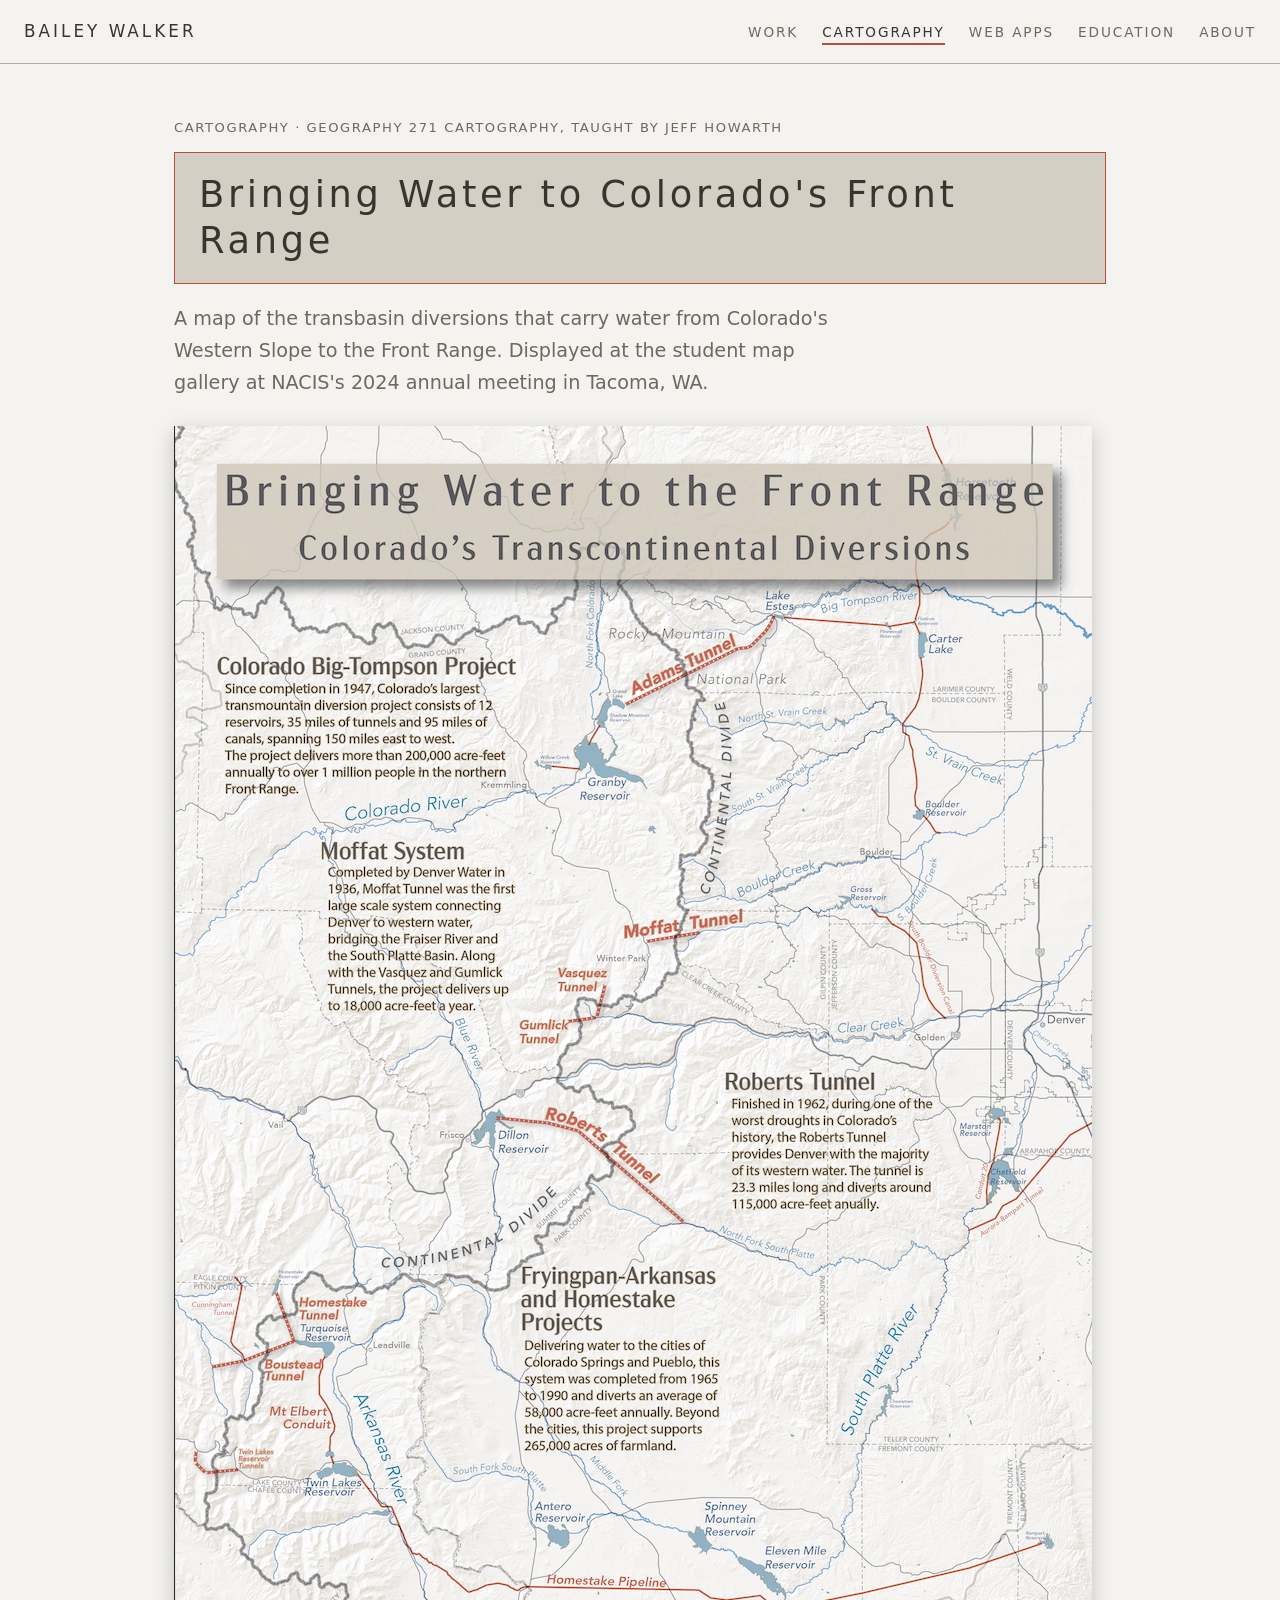
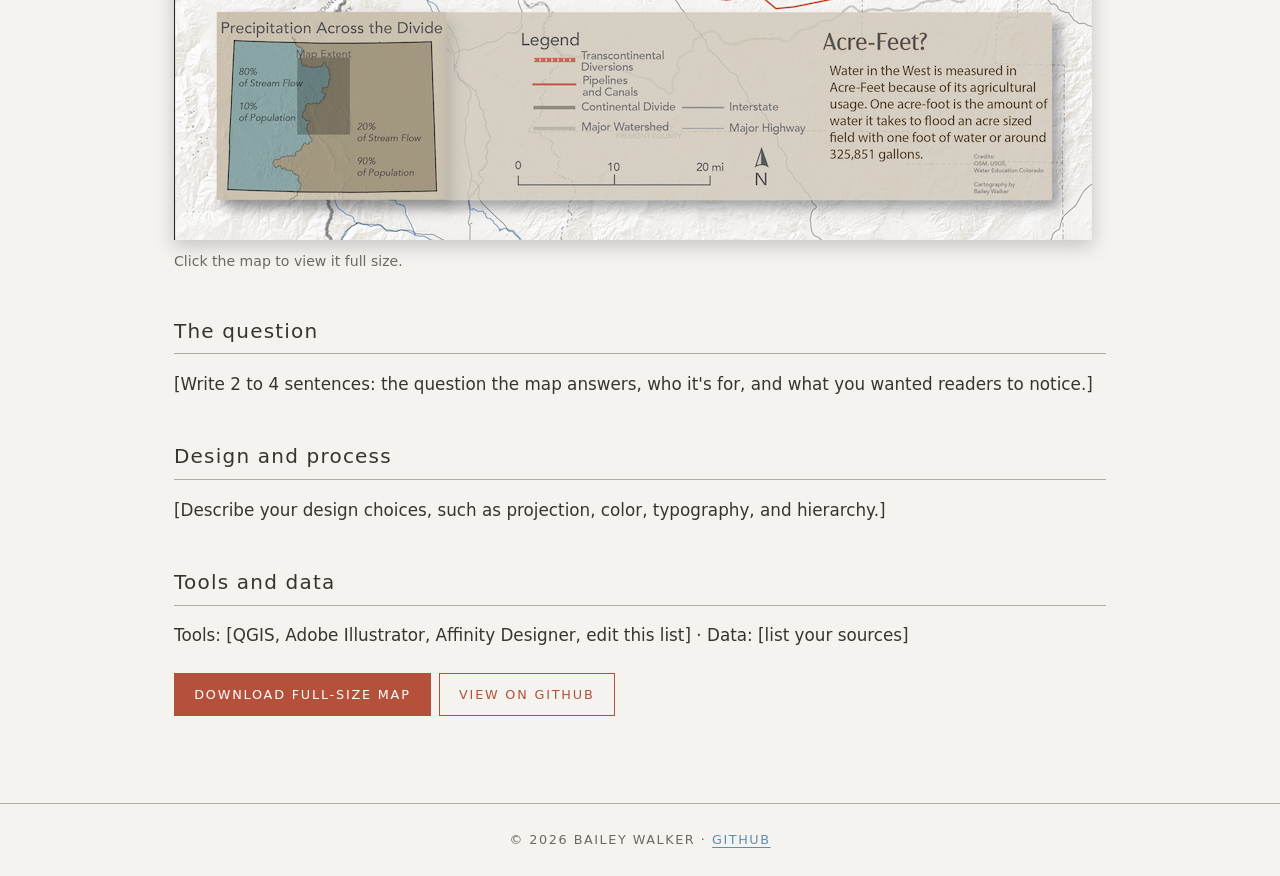
<file: projects/transbasin.html>
<!doctype html>
<html lang="en"><head><meta charset="utf-8"><meta name="viewport" content="width=device-width,initial-scale=1">
<title>Bringing Water to Colorado&#x27;s Front Range | Bailey Walker</title>
<meta name="description" content="A map of the transbasin diversions that carry water from Colorado&#x27;s Western Slope to the Front Range.">
<meta property="og:type" content="website">
<meta property="og:site_name" content="Bailey Walker">
<meta property="og:title" content="Bringing Water to Colorado&#x27;s Front Range | Bailey Walker">
<meta property="og:description" content="A map of the transbasin diversions that carry water from Colorado&#x27;s Western Slope to the Front Range.">
<meta property="og:url" content="https://fbwalk.github.io/projects/transbasin.html">
<meta property="og:image" content="https://fbwalk.github.io/images/transbasinMap.jpg">
<meta name="twitter:card" content="summary_large_image">
<link rel="stylesheet" href="../style.css">
<link rel="icon" href="/favicon.svg" type="image/svg+xml"></head><body>
<a class="skip" href="#main">Skip to content</a>
<header class="site"><a class="brand" href="../index.html">Bailey Walker</a>
<nav><a href="../index.html">Work</a><a href="../cartography.html" aria-current="page">Cartography</a><a href="../web-apps.html">Web Apps</a><a href="../education.html">Education</a><a href="../about.html">About</a></nav></header>
<main id="main">
<p class="meta">Cartography &middot; Geography 271 Cartography, taught by Jeff Howarth</p>
<h1>Bringing Water to Colorado's Front Range</h1>
<p class="lead">A map of the transbasin diversions that carry water from Colorado's Western Slope to the Front Range. Displayed at the student map gallery at NACIS's 2024 annual meeting in Tacoma, WA.</p>
<figure><a href="../images/transbasinMap.jpg"><img src="../images/transbasinMap.jpg" alt="Map titled Bringing Water to Colorado&#x27;s Front Range. It shows tunnels and pipelines carrying water from the Western Slope under the Continental Divide to the Front Range, with labeled projects including the Colorado-Big Thompson, Moffat, Roberts, and Fryingpan-Arkansas systems."></a>
<figcaption>Click the map to view it full size.</figcaption></figure>
<h2>The question</h2>
<p>[Write 2 to 4 sentences: the question the map answers, who it's for, and what you wanted readers to notice.]</p>
<h2>Design and process</h2>
<p>[Describe your design choices, such as projection, color, typography, and hierarchy.]</p>
<h2>Tools and data</h2>
<p>Tools: [QGIS, Adobe Illustrator, Affinity Designer, edit this list] &middot; Data: [list your sources]</p>
<p><a class="btn" href="../images/transbasinMap.jpg" download>Download full-size map</a><a class="btn alt" href="https://github.com/fbwalk/Cartography">View on GitHub</a></p>
</main>
<footer>&copy; 2026 Bailey Walker &middot; <a href="https://github.com/fbwalk">GitHub</a></footer>
</body></html>
</file>
<file: style.css>
/* Portfolio styles, matched to the "Bringing Water to the Front Range" map.
   Palette: warm gray panels, soft off-white ground, rust (tunnels), muted blue (rivers). */

:root{
  --bg:#f4f3f0;        /* map ground */
  --panel:#d5cec4;     /* title/legend panel tan */
  --panel-soft:#e6e1d9;
  --ink:#3a342e;       /* warm charcoal text */
  --muted:#6f685f;
  --accent:#b5513a;    /* tunnel rust */
  --water:#5f8fb0;     /* river blue */
  --line:#afaaa2;      /* divide gray */
  --font:"Gill Sans","Gill Sans MT","Optima","Avenir Next","Segoe UI",system-ui,sans-serif;
}

*{box-sizing:border-box}
body{margin:0;font-family:var(--font);background:var(--bg);color:var(--ink);line-height:1.65;font-size:1.05rem}
a{color:var(--water);text-underline-offset:3px}
a:hover{color:var(--accent)}

/* Header */
header.site{display:flex;flex-wrap:wrap;justify-content:space-between;align-items:center;gap:.6rem;padding:1.1rem 1.5rem;border-bottom:1px solid var(--line)}
header.site .brand{font-size:1.05rem;letter-spacing:.18em;text-transform:uppercase;color:var(--ink);text-decoration:none}
nav a{margin-left:1.5rem;text-decoration:none;font-size:.85rem;letter-spacing:.14em;text-transform:uppercase;color:var(--muted);padding-bottom:3px;border-bottom:2px solid transparent}
nav a:hover{color:var(--ink);border-bottom-color:var(--accent)}

main{max-width:980px;margin:0 auto;padding:2.5rem 1.5rem 4rem}

/* Title panel, with a thin rust outline */
h1{font-weight:500;font-size:clamp(1.5rem,4vw,2.3rem);line-height:1.25;letter-spacing:.1em;margin:.4rem 0 1.2rem;padding:1.2rem 1.5rem;background:var(--panel);border:1px solid var(--accent)}
h2{font-weight:500;font-size:1.25rem;letter-spacing:.06em;margin:2.6rem 0 .6rem;padding-bottom:.35rem;border-bottom:1px solid var(--line)}
h3{font-weight:500;letter-spacing:.04em}
.lead{font-size:1.2rem;color:var(--muted);max-width:660px}
.meta{font-size:.82rem;letter-spacing:.12em;text-transform:uppercase;color:var(--muted)}

/* Project cards */
.grid{display:grid;grid-template-columns:repeat(auto-fit,minmax(300px,1fr));gap:1.75rem;margin-top:2rem}
.card{background:var(--panel-soft);border:1px solid var(--line);text-decoration:none;color:inherit;display:block;transition:transform .15s,box-shadow .15s}
.card:hover{transform:translateY(-3px);box-shadow:0 10px 22px rgba(58,52,46,.2);color:inherit}
.card .thumb{aspect-ratio:4/3;background:var(--panel);display:flex;align-items:center;justify-content:center;text-align:center;padding:1rem;color:var(--muted);font-size:.9rem;overflow:hidden}
.card .thumb img{width:100%;height:100%;object-fit:cover;display:block}
.card .body{padding:1.1rem 1.25rem 1.3rem}
.card h3{margin:0 0 .35rem;font-size:1.15rem;letter-spacing:.05em}
.card p{margin:0;color:var(--muted);font-size:.95rem}
.tag{display:inline-block;font-size:.7rem;letter-spacing:.14em;text-transform:uppercase;color:var(--accent);border:1px solid var(--accent);padding:.1rem .55rem;margin:.7rem .4rem 0 0}

/* Figures and embeds */
figure{margin:1.75rem 0}
figure img{max-width:100%;height:auto;display:block;box-shadow:0 6px 18px rgba(58,52,46,.25)}
figcaption{font-size:.88rem;color:var(--muted);margin-top:.6rem}
.embed{width:100%;height:560px;border:1px solid var(--line);background:#fff}

/* Buttons */
.btn{display:inline-block;background:var(--accent);color:#fff;text-decoration:none;padding:.6rem 1.2rem;font-size:.8rem;letter-spacing:.14em;text-transform:uppercase;margin:.4rem .5rem .4rem 0;border:1px solid var(--accent)}
.btn:hover{background:#9a4330;border-color:#9a4330;color:#fff}
.btn.alt{background:transparent;color:var(--accent)}
.btn.alt:hover{background:var(--accent);color:#fff}

footer{text-align:center;padding:1.6rem;color:var(--muted);font-size:.8rem;letter-spacing:.12em;text-transform:uppercase;border-top:1px solid var(--line)}

@media (max-width:600px){
  header.site{flex-direction:column;align-items:flex-start}
  nav a{margin:0 1.1rem 0 0}
  .embed{height:420px}

}

/* ===== Additions v2 (replace the earlier additions block if you already pasted it) ===== */

/* Skip link for keyboard and screen-reader users */
.skip{position:absolute;left:-999px;top:0;background:var(--accent);color:#fff;padding:.6rem 1rem;z-index:10;text-decoration:none}
.skip:focus{left:0}

/* Current page in the nav */
nav a[aria-current="page"]{color:var(--ink);border-bottom-color:var(--accent)}

/* "Browse by section" line on the home page */
.browse{font-size:.85rem;letter-spacing:.12em;text-transform:uppercase;color:var(--muted);margin:.2rem 0 0}

/* Empty-state note on Education */
.note{background:var(--panel-soft);border:1px solid var(--line);padding:1.25rem 1.5rem;margin-top:1.5rem}
.note p{margin:.2rem 0}

/* About page: text on the left, photo on the right */
.about{display:grid;grid-template-columns:1fr 300px;gap:2.5rem;align-items:start}
.portrait{margin:0}
.portrait img{width:100%;height:auto;display:block;border:1px solid var(--accent);box-shadow:none}
@media (max-width:760px){
  .about{grid-template-columns:1fr}
  .portrait{order:-1;max-width:300px}
}
</file>
